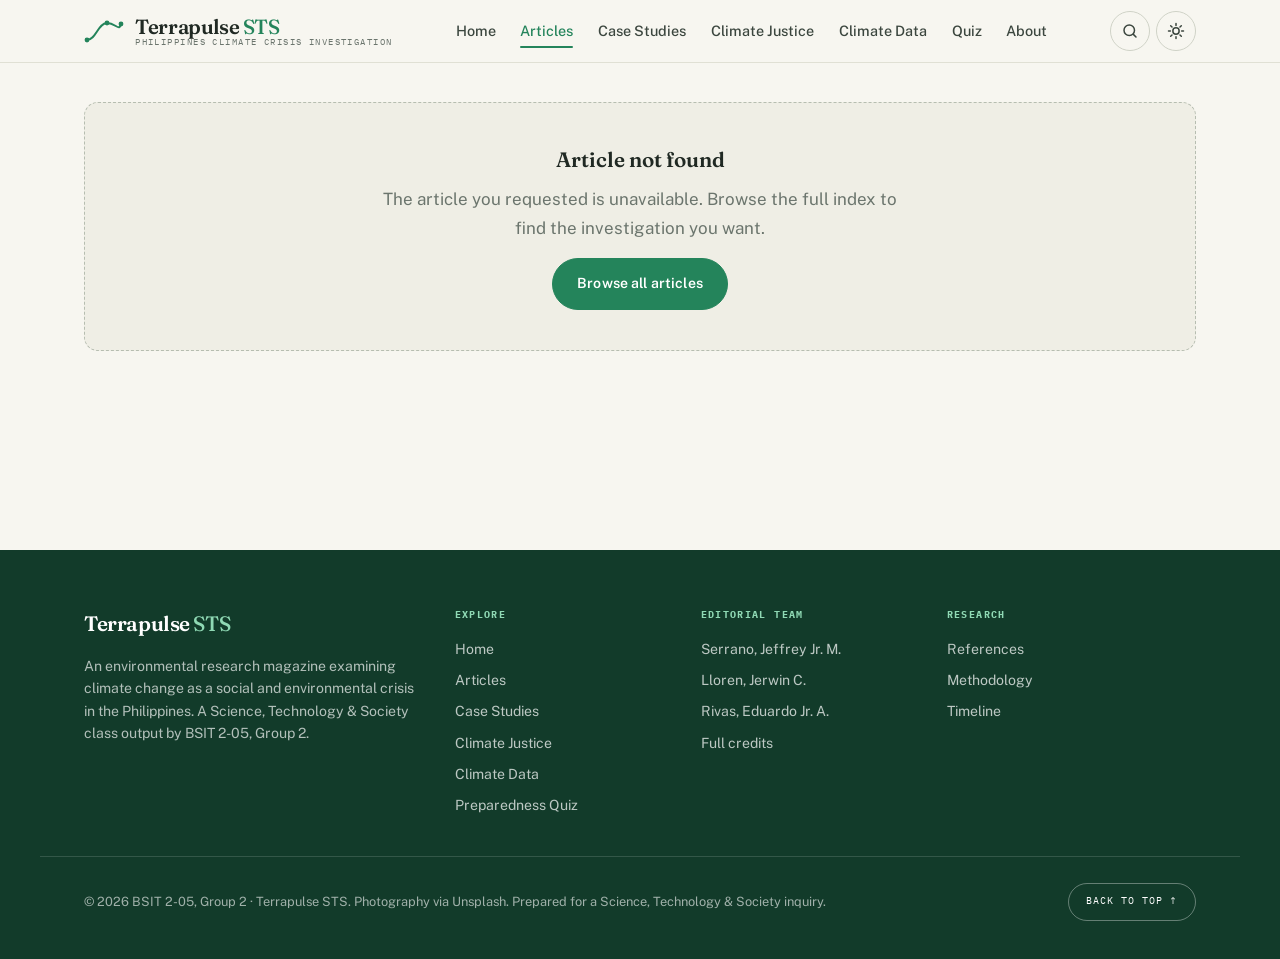
<file: article.html>
<!DOCTYPE html>
<html lang="en">
<head>
  <meta charset="UTF-8">
  <meta name="viewport" content="width=device-width, initial-scale=1.0">
  <title>Article — Terrapulse STS</title>
  <meta name="description" content="Read an investigation from the Terrapulse STS Philippines climate crisis report.">

  <script>
    (function () {
      try {
        var t = localStorage.getItem("tp-theme");
        if (!t) t = window.matchMedia("(prefers-color-scheme: dark)").matches ? "dark" : "light";
        document.documentElement.setAttribute("data-theme", t);
      } catch (e) {}
    })();
  </script>

  <link rel="preconnect" href="https://fonts.googleapis.com">
  <link rel="preconnect" href="https://fonts.gstatic.com" crossorigin>
  <link href="https://fonts.googleapis.com/css2?family=Fraunces:ital,opsz,wght@0,9..144,300..700;1,9..144,300..600&family=IBM+Plex+Mono:wght@400;500;600&family=Public+Sans:ital,wght@0,300..800;1,400..600&display=swap" rel="stylesheet">
  <link rel="stylesheet" href="css/styles.css">
</head>

<body data-page="article">

  <a class="skip-link" href="#main">Skip to content</a>

  <header class="site-head">
    <div class="progress" aria-hidden="true"><span class="progress__bar" id="progress-bar"></span></div>
    <div class="head-inner wrap">
      <a class="brand" href="index.html" aria-label="Terrapulse STS — home">
        <span class="brand__mark" aria-hidden="true">
          <svg viewBox="0 0 40 24" fill="none"><path d="M3 21C12 21 14 4 23 4s12 9 14 1" stroke="currentColor" stroke-width="2" stroke-linecap="round"/><circle cx="3" cy="21" r="2.4" fill="currentColor"/><circle cx="23" cy="4" r="2.4" fill="currentColor"/><circle cx="37" cy="5" r="2.4" fill="currentColor"/></svg>
        </span>
        <span class="brand__text">
          <span class="brand__name">Terrapulse <b>STS</b></span>
          <span class="brand__tag">Philippines Climate Crisis Investigation</span>
        </span>
      </a>

      <nav class="mainnav" aria-label="Primary">
        <a class="mainnav__link" href="index.html">Home</a>
        <a class="mainnav__link is-active" href="articles.html" aria-current="page">Articles</a>
        <a class="mainnav__link" href="case-studies.html">Case Studies</a>
        <a class="mainnav__link" href="climate-justice.html">Climate Justice</a>
        <a class="mainnav__link" href="data.html">Climate Data</a>
        <a class="mainnav__link" href="quiz.html">Quiz</a>
        <a class="mainnav__link" href="about.html">About</a>
      </nav>

      <div class="head-tools">
        <button class="icon-btn" id="search-toggle" type="button" aria-label="Search articles" aria-expanded="false" aria-controls="head-search">
          <svg viewBox="0 0 24 24" fill="none" aria-hidden="true"><circle cx="11" cy="11" r="7" stroke="currentColor" stroke-width="2"/><path d="m20 20-3.2-3.2" stroke="currentColor" stroke-width="2" stroke-linecap="round"/></svg>
        </button>
        <button class="icon-btn" id="theme-toggle" type="button" aria-label="Switch to dark mode" aria-pressed="false">
          <svg class="icon-sun" viewBox="0 0 24 24" fill="none" aria-hidden="true"><circle cx="12" cy="12" r="4.2" stroke="currentColor" stroke-width="2"/><path d="M12 2v2.5M12 19.5V22M2 12h2.5M19.5 12H22M4.9 4.9l1.8 1.8M17.3 17.3l1.8 1.8M19.1 4.9l-1.8 1.8M6.7 17.3l-1.8 1.8" stroke="currentColor" stroke-width="2" stroke-linecap="round"/></svg>
          <svg class="icon-moon" viewBox="0 0 24 24" fill="none" aria-hidden="true"><path d="M20 14.5A8 8 0 0 1 9.5 4a7 7 0 1 0 10.5 10.5Z" stroke="currentColor" stroke-width="2" stroke-linejoin="round"/></svg>
        </button>
        <button class="nav-toggle" id="mobile-menu-btn" type="button" aria-expanded="false" aria-controls="mobile-menu">
          <span class="nav-toggle__bars" aria-hidden="true"></span> Menu
        </button>
      </div>
    </div>

    <form class="head-search" id="head-search" role="search" action="articles.html" method="get" hidden>
      <div class="head-search__row">
        <label class="sr-only" for="head-search-input">Search articles</label>
        <input id="head-search-input" name="q" type="search" placeholder="Search articles, topics and keywords…" autocomplete="off">
        <button class="btn btn--solid" type="submit">Search</button>
      </div>
    </form>

    <nav class="mobile-menu" id="mobile-menu" aria-label="Sections" hidden>
      <a class="mobile-menu__link" href="index.html">Home</a>
      <a class="mobile-menu__link is-active" href="articles.html" aria-current="page">Articles</a>
      <a class="mobile-menu__link" href="case-studies.html">Case Studies</a>
      <a class="mobile-menu__link" href="climate-justice.html">Climate Justice</a>
      <a class="mobile-menu__link" href="data.html">Climate Data</a>
      <a class="mobile-menu__link" href="quiz.html">Quiz</a>
      <a class="mobile-menu__link" href="about.html">About</a>
    </nav>
  </header>

  <main id="main" class="wrap main">

    <div class="state" id="article-error" hidden>
      <h1 class="state__title">Article not found</h1>
      <p class="state__text">The article you requested is unavailable. Browse the full index to find the investigation you want.</p>
      <a class="btn btn--solid" href="articles.html">Browse all articles</a>
    </div>

    <div id="article-content" hidden>
      <nav class="crumbs" aria-label="Breadcrumb">
        <a href="index.html">Home</a><span aria-hidden="true">/</span>
        <a href="articles.html">Articles</a><span aria-hidden="true">/</span>
        <span id="article-crumb"></span>
      </nav>

      <header class="article-head">
        <p class="eyebrow"><span class="eyebrow__node" aria-hidden="true"></span><span id="article-category"></span></p>
        <h1 class="article-head__title" id="article-title"></h1>
        <p class="article-head__sub" id="article-subtitle"></p>
        <div class="article-meta">
          <span>Issue 01 &middot; 2026</span>
          <span id="article-time"></span>
          <span>BSIT 2-05, Group 2</span>
        </div>
      </header>

      <figure class="article-cover" id="article-cover"></figure>

      <div class="article-layout">
        <aside class="toc" aria-label="Table of contents">
          <p class="toc__title">On this page</p>
          <ol class="toc__list" id="article-toc"></ol>
        </aside>

        <div>
          <article class="article-body" id="article-body"></article>

          <footer class="article-foot">
            <h2 class="section__title" style="font-size:1.3rem">References</h2>
            <ol class="refs" id="article-refs"></ol>
            <a class="backlink" href="articles.html">&larr; Back to all articles</a>
          </footer>
        </div>
      </div>

      <section class="section" aria-labelledby="related-title">
        <div class="section__head">
          <p class="eyebrow"><span class="eyebrow__node" aria-hidden="true"></span>Continue reading</p>
          <h2 class="section__title" id="related-title">Related articles</h2>
        </div>
        <div class="grid grid--3" id="article-related"></div>
      </section>
    </div>

  </main>

  <footer class="site-foot">
    <div class="wrap foot-grid">
      <div class="foot-brand">
        <span class="brand__name">Terrapulse <b>STS</b></span>
        <p>An environmental research magazine examining climate change as a social and environmental crisis in the Philippines. A Science, Technology &amp; Society class output by BSIT 2-05, Group 2.</p>
      </div>
      <nav class="foot-col" aria-label="Explore">
        <h2 class="foot-col__title">Explore</h2>
        <ul>
          <li><a href="index.html">Home</a></li>
          <li><a href="articles.html">Articles</a></li>
          <li><a href="case-studies.html">Case Studies</a></li>
          <li><a href="climate-justice.html">Climate Justice</a></li>
          <li><a href="data.html">Climate Data</a></li>
          <li><a href="quiz.html">Preparedness Quiz</a></li>
        </ul>
      </nav>
      <div class="foot-col">
        <h2 class="foot-col__title">Editorial team</h2>
        <ul>
          <li>Serrano, Jeffrey Jr. M.</li>
          <li>Lloren, Jerwin C.</li>
          <li>Rivas, Eduardo Jr. A.</li>
          <li><a href="about.html">Full credits</a></li>
        </ul>
      </div>
      <div class="foot-col">
        <h2 class="foot-col__title">Research</h2>
        <ul>
          <li><a href="about.html#sources">References</a></li>
          <li><a href="about.html#method">Methodology</a></li>
          <li><a href="data.html#timeline">Timeline</a></li>
        </ul>
      </div>
    </div>
    <div class="wrap foot-base">
      <p>&copy; 2026 BSIT 2-05, Group 2 &middot; Terrapulse STS. Photography via Unsplash. Prepared for a Science, Technology &amp; Society inquiry.</p>
      <button class="to-top" id="to-top" type="button">Back to top &uarr;</button>
    </div>
  </footer>

  <script src="js/data.js"></script>
  <script src="js/script.js"></script>
</body>
</html>
</file>
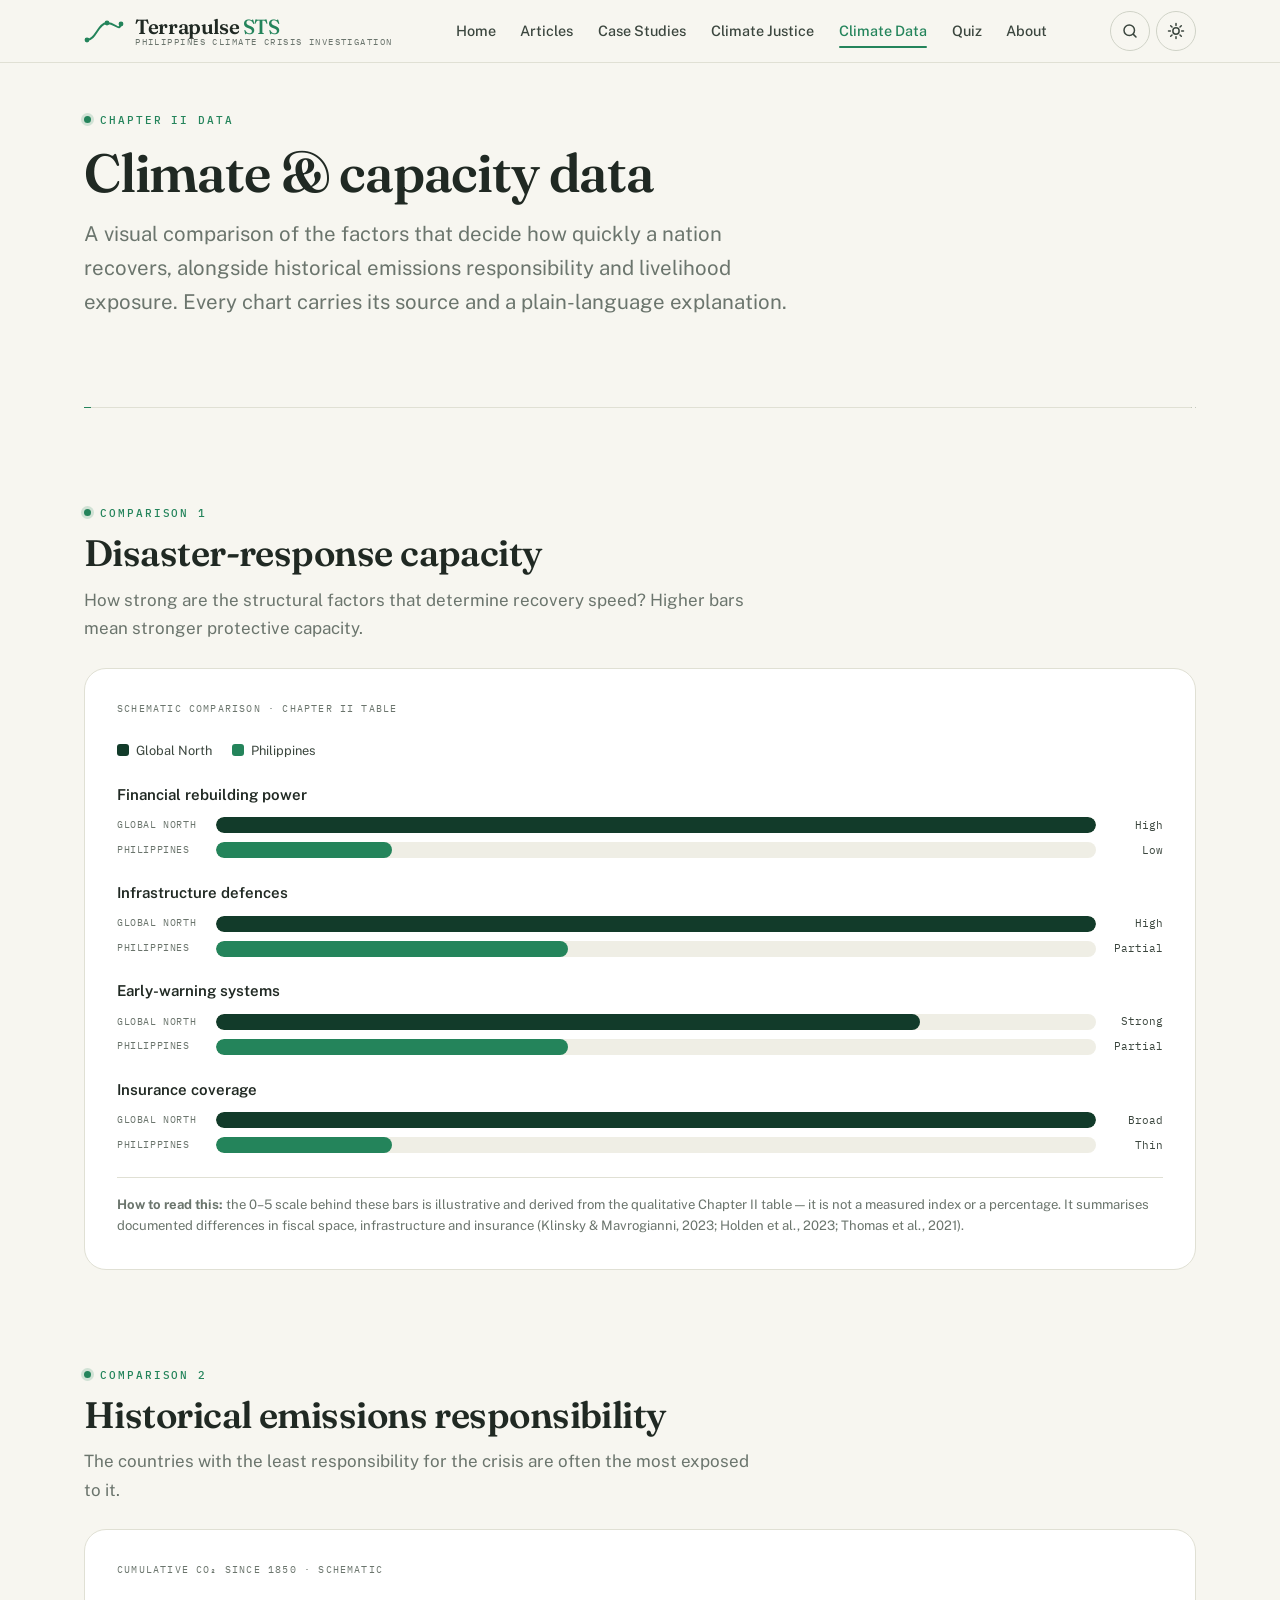
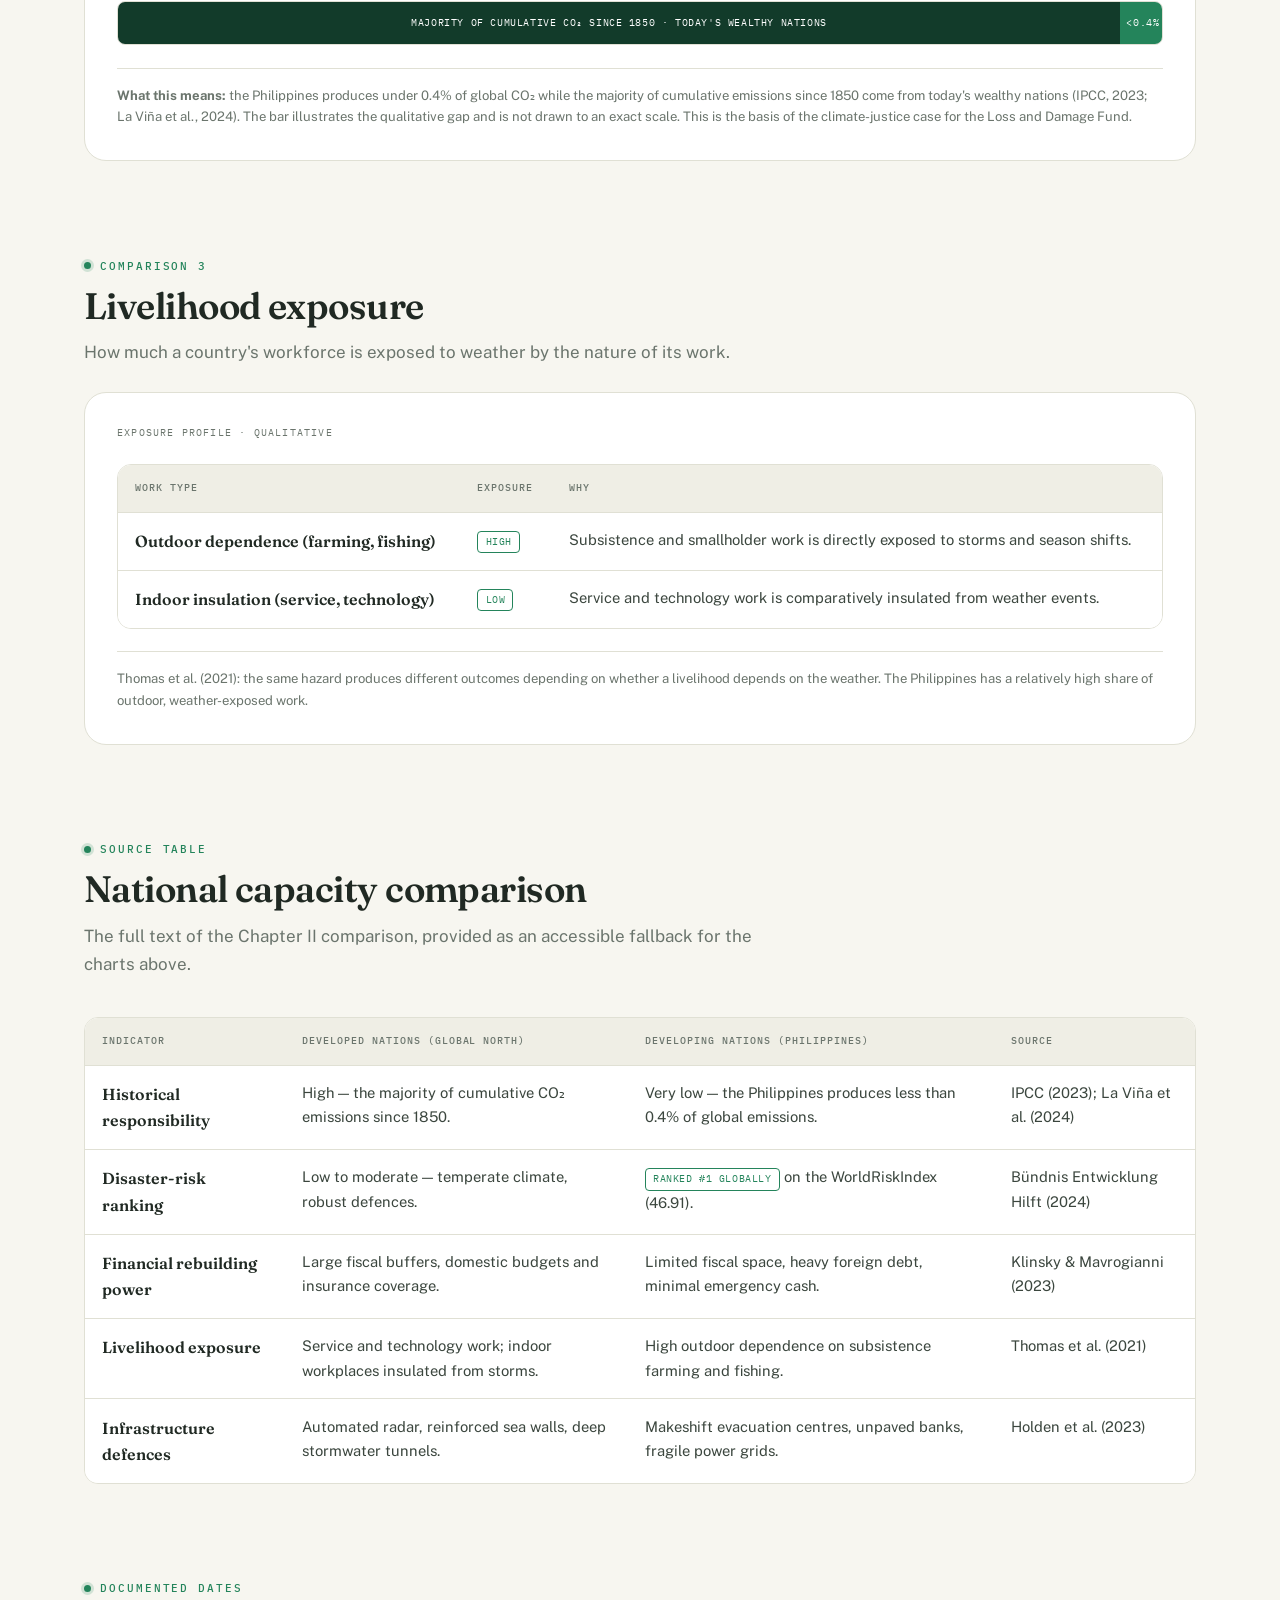
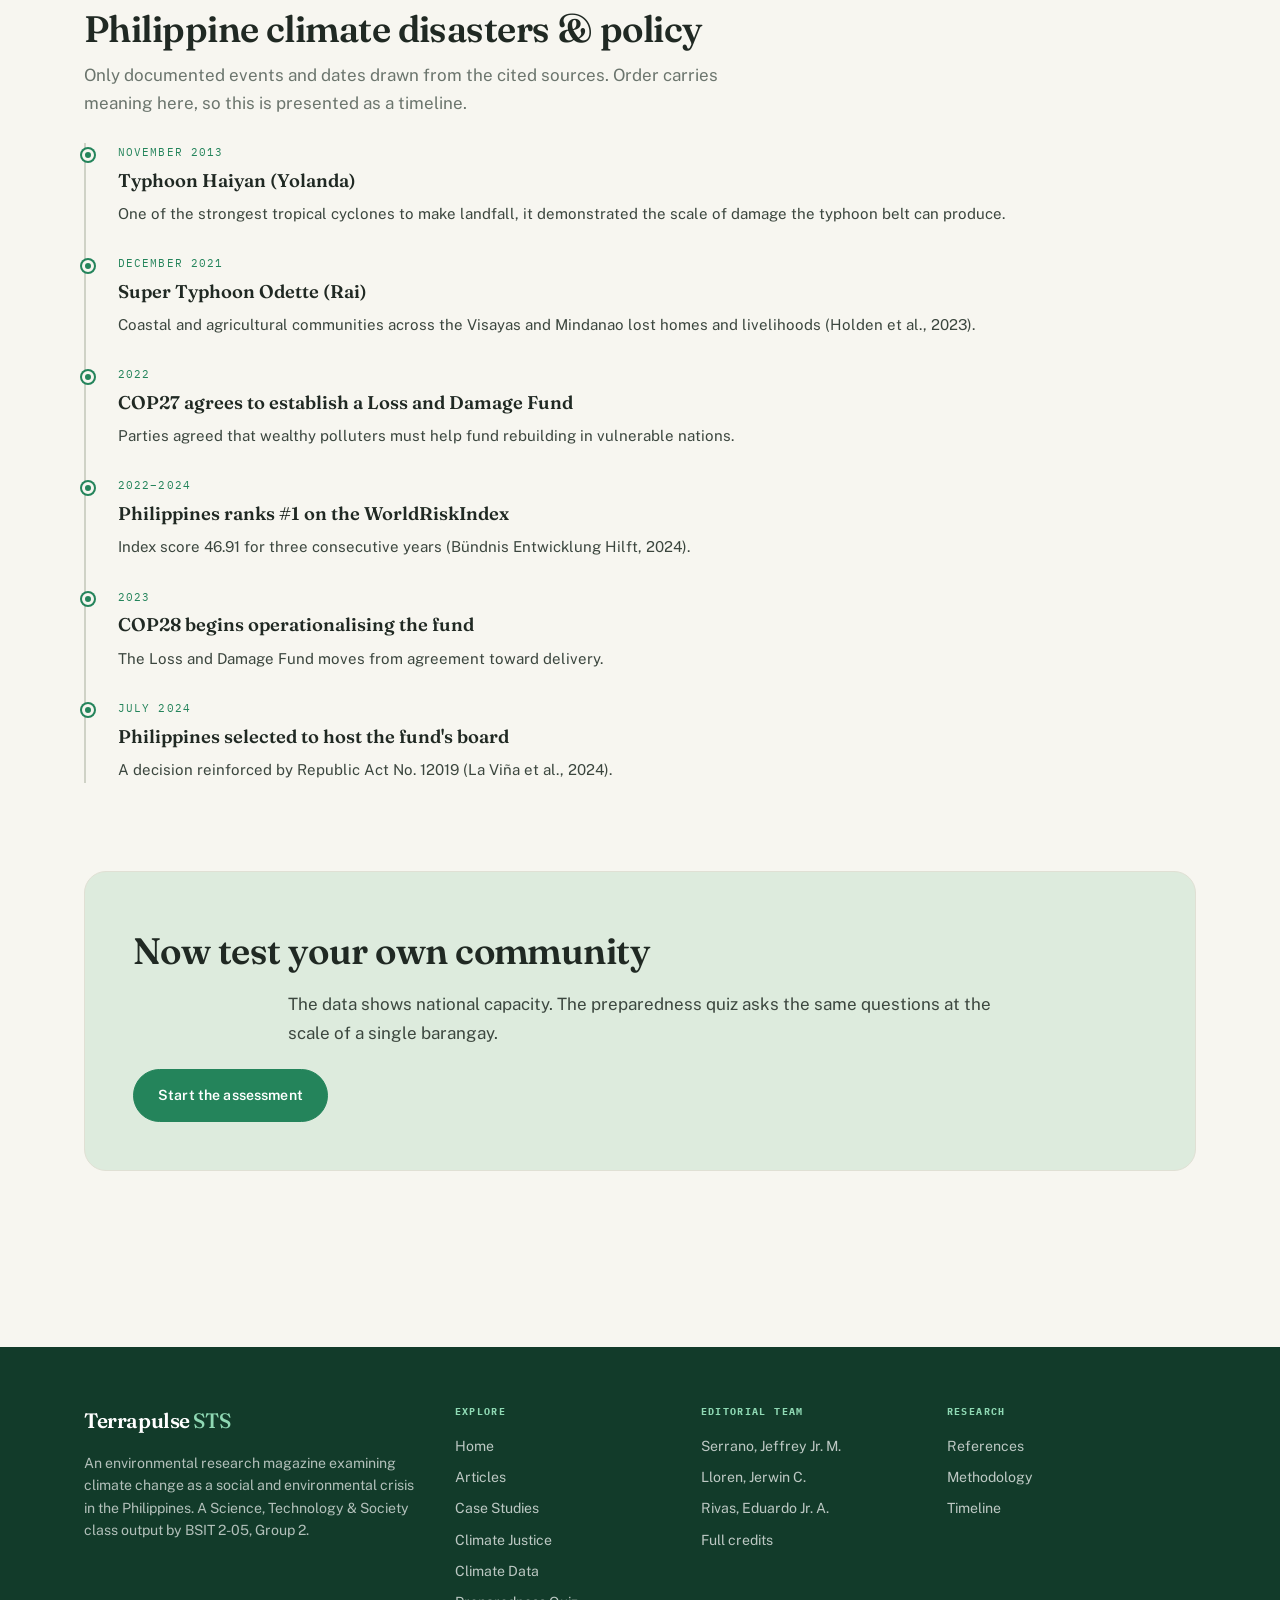
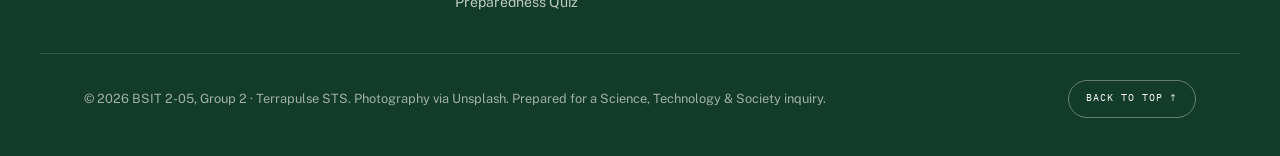
<file: data.html>
<!DOCTYPE html>
<html lang="en">
<head>
  <meta charset="UTF-8">
  <meta name="viewport" content="width=device-width, initial-scale=1.0">
  <title>Climate Data — Terrapulse STS</title>
  <meta name="description" content="Visual comparison of disaster-response capacity, historical emissions responsibility and livelihood exposure, plus a timeline of documented Philippine climate events.">

  <script>
    (function () {
      try {
        var t = localStorage.getItem("tp-theme");
        if (!t) t = window.matchMedia("(prefers-color-scheme: dark)").matches ? "dark" : "light";
        document.documentElement.setAttribute("data-theme", t);
      } catch (e) {}
    })();
  </script>

  <link rel="preconnect" href="https://fonts.googleapis.com">
  <link rel="preconnect" href="https://fonts.gstatic.com" crossorigin>
  <link href="https://fonts.googleapis.com/css2?family=Fraunces:ital,opsz,wght@0,9..144,300..700;1,9..144,300..600&family=IBM+Plex+Mono:wght@400;500;600&family=Public+Sans:ital,wght@0,300..800;1,400..600&display=swap" rel="stylesheet">
  <link rel="stylesheet" href="css/styles.css">
</head>

<body data-page="data">

  <a class="skip-link" href="#main">Skip to content</a>

  <header class="site-head">
    <div class="progress" aria-hidden="true"><span class="progress__bar" id="progress-bar"></span></div>
    <div class="head-inner wrap">
      <a class="brand" href="index.html" aria-label="Terrapulse STS — home">
        <span class="brand__mark" aria-hidden="true">
          <svg viewBox="0 0 40 24" fill="none"><path d="M3 21C12 21 14 4 23 4s12 9 14 1" stroke="currentColor" stroke-width="2" stroke-linecap="round"/><circle cx="3" cy="21" r="2.4" fill="currentColor"/><circle cx="23" cy="4" r="2.4" fill="currentColor"/><circle cx="37" cy="5" r="2.4" fill="currentColor"/></svg>
        </span>
        <span class="brand__text">
          <span class="brand__name">Terrapulse <b>STS</b></span>
          <span class="brand__tag">Philippines Climate Crisis Investigation</span>
        </span>
      </a>

      <nav class="mainnav" aria-label="Primary">
        <a class="mainnav__link" href="index.html">Home</a>
        <a class="mainnav__link" href="articles.html">Articles</a>
        <a class="mainnav__link" href="case-studies.html">Case Studies</a>
        <a class="mainnav__link" href="climate-justice.html">Climate Justice</a>
        <a class="mainnav__link is-active" href="data.html" aria-current="page">Climate Data</a>
        <a class="mainnav__link" href="quiz.html">Quiz</a>
        <a class="mainnav__link" href="about.html">About</a>
      </nav>

      <div class="head-tools">
        <button class="icon-btn" id="search-toggle" type="button" aria-label="Search articles" aria-expanded="false" aria-controls="head-search">
          <svg viewBox="0 0 24 24" fill="none" aria-hidden="true"><circle cx="11" cy="11" r="7" stroke="currentColor" stroke-width="2"/><path d="m20 20-3.2-3.2" stroke="currentColor" stroke-width="2" stroke-linecap="round"/></svg>
        </button>
        <button class="icon-btn" id="theme-toggle" type="button" aria-label="Switch to dark mode" aria-pressed="false">
          <svg class="icon-sun" viewBox="0 0 24 24" fill="none" aria-hidden="true"><circle cx="12" cy="12" r="4.2" stroke="currentColor" stroke-width="2"/><path d="M12 2v2.5M12 19.5V22M2 12h2.5M19.5 12H22M4.9 4.9l1.8 1.8M17.3 17.3l1.8 1.8M19.1 4.9l-1.8 1.8M6.7 17.3l-1.8 1.8" stroke="currentColor" stroke-width="2" stroke-linecap="round"/></svg>
          <svg class="icon-moon" viewBox="0 0 24 24" fill="none" aria-hidden="true"><path d="M20 14.5A8 8 0 0 1 9.5 4a7 7 0 1 0 10.5 10.5Z" stroke="currentColor" stroke-width="2" stroke-linejoin="round"/></svg>
        </button>
        <button class="nav-toggle" id="mobile-menu-btn" type="button" aria-expanded="false" aria-controls="mobile-menu">
          <span class="nav-toggle__bars" aria-hidden="true"></span> Menu
        </button>
      </div>
    </div>

    <form class="head-search" id="head-search" role="search" action="articles.html" method="get" hidden>
      <div class="head-search__row">
        <label class="sr-only" for="head-search-input">Search articles</label>
        <input id="head-search-input" name="q" type="search" placeholder="Search articles, topics and keywords…" autocomplete="off">
        <button class="btn btn--solid" type="submit">Search</button>
      </div>
    </form>

    <nav class="mobile-menu" id="mobile-menu" aria-label="Sections" hidden>
      <a class="mobile-menu__link" href="index.html">Home</a>
      <a class="mobile-menu__link" href="articles.html">Articles</a>
      <a class="mobile-menu__link" href="case-studies.html">Case Studies</a>
      <a class="mobile-menu__link" href="climate-justice.html">Climate Justice</a>
      <a class="mobile-menu__link is-active" href="data.html" aria-current="page">Climate Data</a>
      <a class="mobile-menu__link" href="quiz.html">Quiz</a>
      <a class="mobile-menu__link" href="about.html">About</a>
    </nav>
  </header>

  <main id="main" class="wrap main">

    <header class="pagehead">
      <p class="eyebrow"><span class="eyebrow__node" aria-hidden="true"></span>Chapter II data</p>
      <h1 class="pagehead__title">Climate &amp; capacity data</h1>
      <p class="pagehead__note">A visual comparison of the factors that decide how quickly a nation recovers, alongside historical emissions responsibility and livelihood exposure. Every chart carries its source and a plain-language explanation.</p>
    </header>

    <hr class="track-rule">

    <!-- Capacity comparison -->
    <section class="section" aria-labelledby="capacity-title">
      <div class="section__head">
        <p class="eyebrow"><span class="eyebrow__node" aria-hidden="true"></span>Comparison 1</p>
        <h2 class="section__title" id="capacity-title">Disaster-response capacity</h2>
        <p class="section__note">How strong are the structural factors that determine recovery speed? Higher bars mean stronger protective capacity.</p>
      </div>

      <div class="chart" id="capacity-chart">
        <p class="chart__caption">Schematic comparison &middot; Chapter II table</p>
        <div class="chart__legend">
          <span class="legend-key legend-key--forest">Global North</span>
          <span class="legend-key">Philippines</span>
        </div>
        <div class="barset">
          <div class="barrow">
            <p class="barrow__label">Financial rebuilding power</p>
            <div class="bar">
              <span class="bar__name">Global North</span>
              <span class="bar__track"><span class="bar__fill bar__fill--forest" data-w="100"></span></span>
              <span class="bar__val">High</span>
            </div>
            <div class="bar">
              <span class="bar__name">Philippines</span>
              <span class="bar__track"><span class="bar__fill" data-w="20"></span></span>
              <span class="bar__val">Low</span>
            </div>
          </div>
          <div class="barrow">
            <p class="barrow__label">Infrastructure defences</p>
            <div class="bar">
              <span class="bar__name">Global North</span>
              <span class="bar__track"><span class="bar__fill bar__fill--forest" data-w="100"></span></span>
              <span class="bar__val">High</span>
            </div>
            <div class="bar">
              <span class="bar__name">Philippines</span>
              <span class="bar__track"><span class="bar__fill" data-w="40"></span></span>
              <span class="bar__val">Partial</span>
            </div>
          </div>
          <div class="barrow">
            <p class="barrow__label">Early-warning systems</p>
            <div class="bar">
              <span class="bar__name">Global North</span>
              <span class="bar__track"><span class="bar__fill bar__fill--forest" data-w="80"></span></span>
              <span class="bar__val">Strong</span>
            </div>
            <div class="bar">
              <span class="bar__name">Philippines</span>
              <span class="bar__track"><span class="bar__fill" data-w="40"></span></span>
              <span class="bar__val">Partial</span>
            </div>
          </div>
          <div class="barrow">
            <p class="barrow__label">Insurance coverage</p>
            <div class="bar">
              <span class="bar__name">Global North</span>
              <span class="bar__track"><span class="bar__fill bar__fill--forest" data-w="100"></span></span>
              <span class="bar__val">Broad</span>
            </div>
            <div class="bar">
              <span class="bar__name">Philippines</span>
              <span class="bar__track"><span class="bar__fill" data-w="20"></span></span>
              <span class="bar__val">Thin</span>
            </div>
          </div>
        </div>
        <p class="chart__note"><strong>How to read this:</strong> the 0–5 scale behind these bars is illustrative and derived from the qualitative Chapter II table — it is not a measured index or a percentage. It summarises documented differences in fiscal space, infrastructure and insurance (Klinsky &amp; Mavrogianni, 2023; Holden et al., 2023; Thomas et al., 2021).</p>
      </div>
    </section>

    <!-- Emissions -->
    <section class="section" aria-labelledby="emissions-title">
      <div class="section__head">
        <p class="eyebrow"><span class="eyebrow__node" aria-hidden="true"></span>Comparison 2</p>
        <h2 class="section__title" id="emissions-title">Historical emissions responsibility</h2>
        <p class="section__note">The countries with the least responsibility for the crisis are often the most exposed to it.</p>
      </div>
      <div class="chart">
        <p class="chart__caption">Cumulative CO₂ since 1850 &middot; schematic</p>
        <div class="emissions" role="img" aria-label="Stacked bar: today's wealthy nations account for the majority of cumulative carbon-dioxide emissions since 1850; the Philippines accounts for under 0.4 percent.">
          <span class="emissions__seg emissions__seg--major">Majority of cumulative CO₂ since 1850 &middot; today's wealthy nations</span>
          <span class="emissions__seg emissions__seg--ph" title="Philippines: under 0.4%">&lt;0.4%</span>
        </div>
        <p class="chart__note"><strong>What this means:</strong> the Philippines produces under 0.4% of global CO₂ while the majority of cumulative emissions since 1850 come from today's wealthy nations (IPCC, 2023; La Viña et al., 2024). The bar illustrates the qualitative gap and is not drawn to an exact scale. This is the basis of the climate-justice case for the Loss and Damage Fund.</p>
      </div>
    </section>

    <!-- Livelihood exposure -->
    <section class="section" aria-labelledby="livelihood-title">
      <div class="section__head">
        <p class="eyebrow"><span class="eyebrow__node" aria-hidden="true"></span>Comparison 3</p>
        <h2 class="section__title" id="livelihood-title">Livelihood exposure</h2>
        <p class="section__note">How much a country's workforce is exposed to weather by the nature of its work.</p>
      </div>
      <div class="chart">
        <p class="chart__caption">Exposure profile &middot; qualitative</p>
        <div class="tablewrap" style="margin-top:0">
          <table class="datatable">
            <caption class="sr-only">Livelihood exposure by type of work, with a qualitative level and source.</caption>
            <thead>
              <tr><th scope="col">Work type</th><th scope="col">Exposure</th><th scope="col">Why</th></tr>
            </thead>
            <tbody>
              <tr>
                <th scope="row">Outdoor dependence (farming, fishing)</th>
                <td><span class="tag-flag">High</span></td>
                <td>Subsistence and smallholder work is directly exposed to storms and season shifts.</td>
              </tr>
              <tr>
                <th scope="row">Indoor insulation (service, technology)</th>
                <td><span class="tag-flag">Low</span></td>
                <td>Service and technology work is comparatively insulated from weather events.</td>
              </tr>
            </tbody>
          </table>
        </div>
        <p class="chart__note">Thomas et al. (2021): the same hazard produces different outcomes depending on whether a livelihood depends on the weather. The Philippines has a relatively high share of outdoor, weather-exposed work.</p>
      </div>
    </section>

    <!-- Accessible table -->
    <section class="section" aria-labelledby="table-title">
      <div class="section__head">
        <p class="eyebrow"><span class="eyebrow__node" aria-hidden="true"></span>Source table</p>
        <h2 class="section__title" id="table-title">National capacity comparison</h2>
        <p class="section__note">The full text of the Chapter II comparison, provided as an accessible fallback for the charts above.</p>
      </div>
      <div class="tablewrap">
        <table class="datatable">
          <caption class="sr-only">Comparison of national capacities between developed nations and developing nations.</caption>
          <thead>
            <tr>
              <th scope="col">Indicator</th>
              <th scope="col">Developed nations (Global North)</th>
              <th scope="col">Developing nations (Philippines)</th>
              <th scope="col">Source</th>
            </tr>
          </thead>
          <tbody>
            <tr>
              <th scope="row">Historical responsibility</th>
              <td>High — the majority of cumulative CO₂ emissions since 1850.</td>
              <td>Very low — the Philippines produces less than 0.4% of global emissions.</td>
              <td>IPCC (2023); La Viña et al. (2024)</td>
            </tr>
            <tr>
              <th scope="row">Disaster-risk ranking</th>
              <td>Low to moderate — temperate climate, robust defences.</td>
              <td><span class="tag-flag">Ranked #1 globally</span> on the WorldRiskIndex (46.91).</td>
              <td>Bündnis Entwicklung Hilft (2024)</td>
            </tr>
            <tr>
              <th scope="row">Financial rebuilding power</th>
              <td>Large fiscal buffers, domestic budgets and insurance coverage.</td>
              <td>Limited fiscal space, heavy foreign debt, minimal emergency cash.</td>
              <td>Klinsky &amp; Mavrogianni (2023)</td>
            </tr>
            <tr>
              <th scope="row">Livelihood exposure</th>
              <td>Service and technology work; indoor workplaces insulated from storms.</td>
              <td>High outdoor dependence on subsistence farming and fishing.</td>
              <td>Thomas et al. (2021)</td>
            </tr>
            <tr>
              <th scope="row">Infrastructure defences</th>
              <td>Automated radar, reinforced sea walls, deep stormwater tunnels.</td>
              <td>Makeshift evacuation centres, unpaved banks, fragile power grids.</td>
              <td>Holden et al. (2023)</td>
            </tr>
          </tbody>
        </table>
      </div>
    </section>

    <!-- Timeline -->
    <section class="section" aria-labelledby="timeline-title" id="timeline-section">
      <div class="section__head">
        <p class="eyebrow"><span class="eyebrow__node" aria-hidden="true"></span>Documented dates</p>
        <h2 class="section__title" id="timeline-title">Philippine climate disasters &amp; policy</h2>
        <p class="section__note">Only documented events and dates drawn from the cited sources. Order carries meaning here, so this is presented as a timeline.</p>
      </div>
      <ol class="timeline" id="timeline"></ol>
      <noscript><p class="chart__note">The timeline requires JavaScript to render. It lists, in order: Typhoon Haiyan (November 2013); Super Typhoon Odette (December 2021); COP27 Loss and Damage agreement (2022); Philippines ranked #1 on the WorldRiskIndex (2022–2024); COP28 operationalising the fund (2023); Philippines selected to host the fund's board (July 2024).</p></noscript>
    </section>

    <section class="band reveal" aria-labelledby="data-next">
      <h2 class="band__title" id="data-next">Now test your own community</h2>
      <p class="band__text">The data shows national capacity. The preparedness quiz asks the same questions at the scale of a single barangay.</p>
      <a class="btn btn--solid" href="quiz.html">Start the assessment</a>
    </section>

  </main>

  <footer class="site-foot">
    <div class="wrap foot-grid">
      <div class="foot-brand">
        <span class="brand__name">Terrapulse <b>STS</b></span>
        <p>An environmental research magazine examining climate change as a social and environmental crisis in the Philippines. A Science, Technology &amp; Society class output by BSIT 2-05, Group 2.</p>
      </div>
      <nav class="foot-col" aria-label="Explore">
        <h2 class="foot-col__title">Explore</h2>
        <ul>
          <li><a href="index.html">Home</a></li>
          <li><a href="articles.html">Articles</a></li>
          <li><a href="case-studies.html">Case Studies</a></li>
          <li><a href="climate-justice.html">Climate Justice</a></li>
          <li><a href="data.html">Climate Data</a></li>
          <li><a href="quiz.html">Preparedness Quiz</a></li>
        </ul>
      </nav>
      <div class="foot-col">
        <h2 class="foot-col__title">Editorial team</h2>
        <ul>
          <li>Serrano, Jeffrey Jr. M.</li>
          <li>Lloren, Jerwin C.</li>
          <li>Rivas, Eduardo Jr. A.</li>
          <li><a href="about.html">Full credits</a></li>
        </ul>
      </div>
      <div class="foot-col">
        <h2 class="foot-col__title">Research</h2>
        <ul>
          <li><a href="about.html#sources">References</a></li>
          <li><a href="about.html#method">Methodology</a></li>
          <li><a href="data.html#timeline">Timeline</a></li>
        </ul>
      </div>
    </div>
    <div class="wrap foot-base">
      <p>&copy; 2026 BSIT 2-05, Group 2 &middot; Terrapulse STS. Photography via Unsplash. Prepared for a Science, Technology &amp; Society inquiry.</p>
      <button class="to-top" id="to-top" type="button">Back to top &uarr;</button>
    </div>
  </footer>

  <script src="js/data.js"></script>
  <script src="js/script.js"></script>
</body>
</html>
</file>
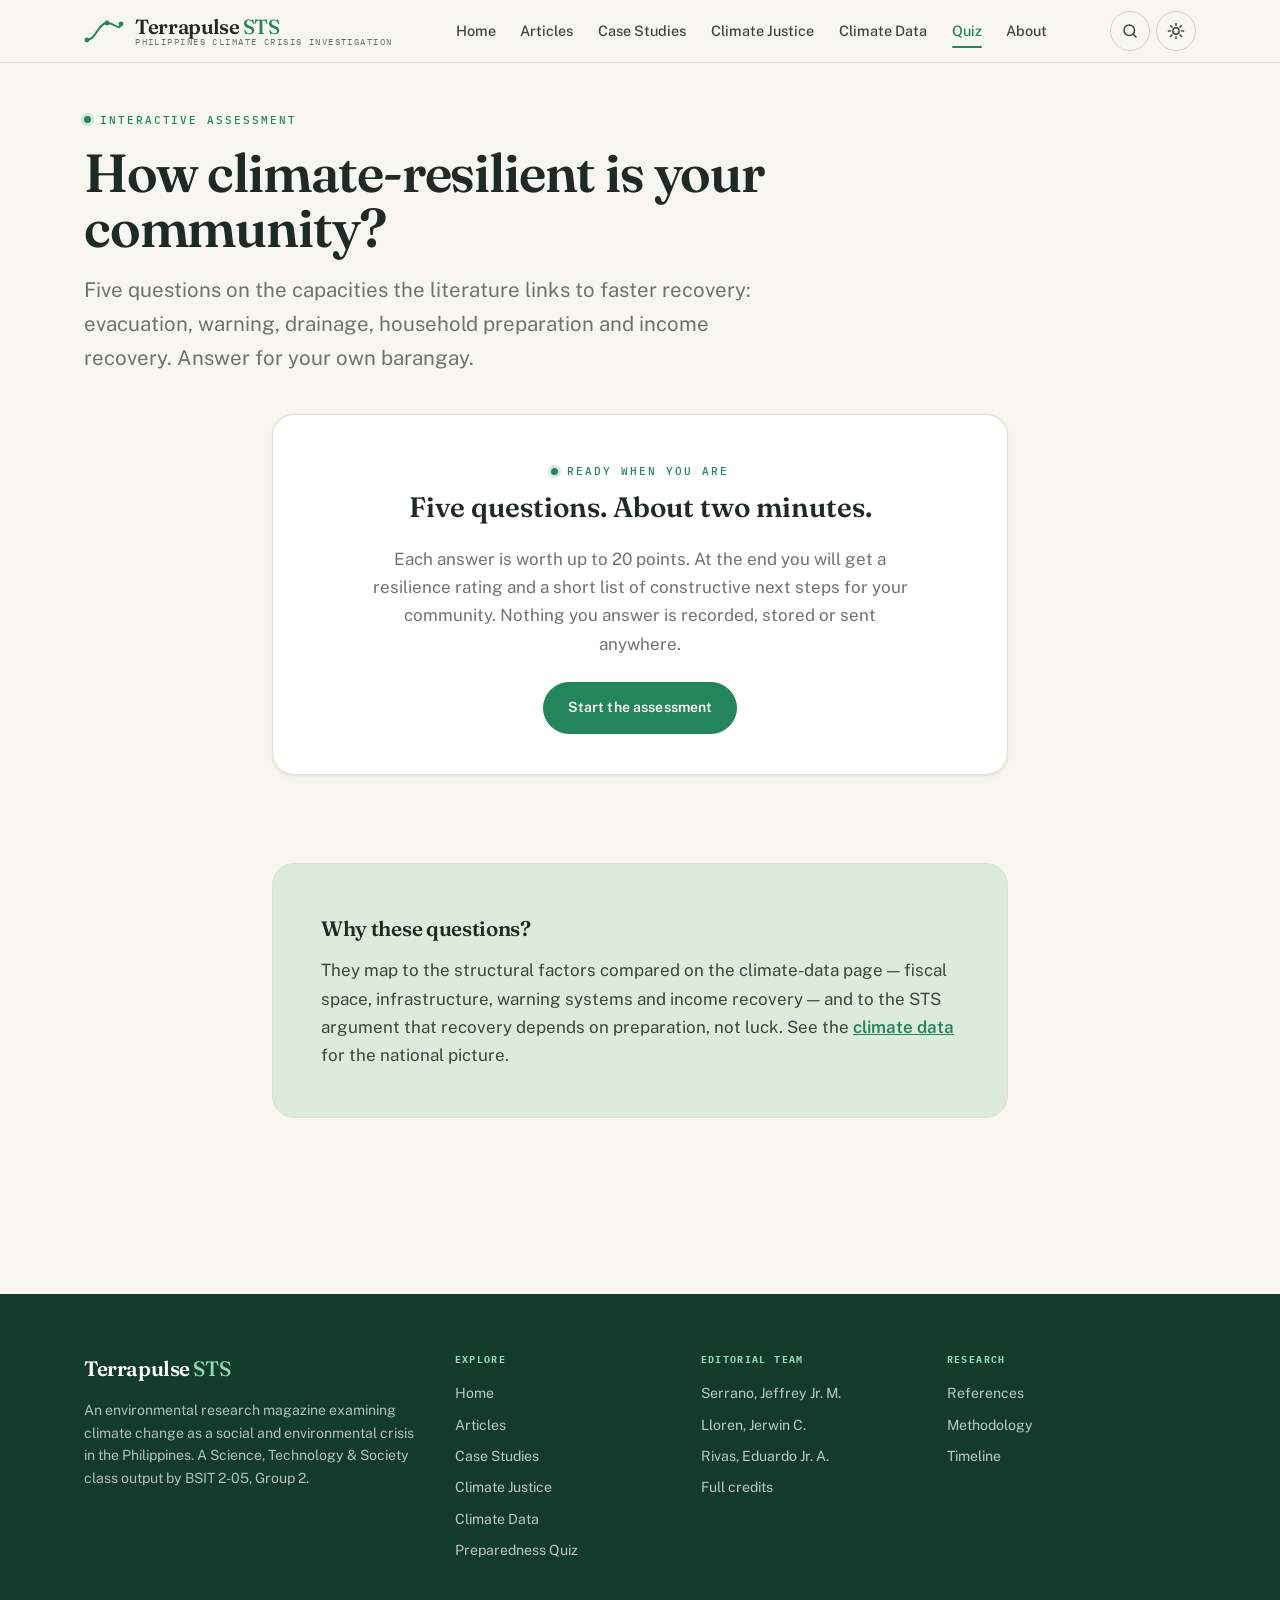
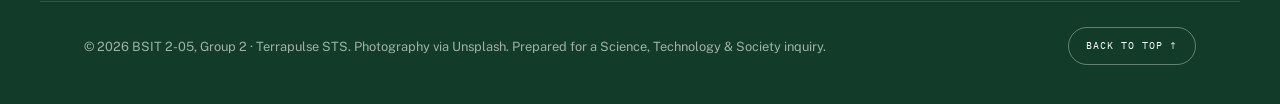
<file: quiz.html>
<!DOCTYPE html>
<html lang="en">
<head>
  <meta charset="UTF-8">
  <meta name="viewport" content="width=device-width, initial-scale=1.0">
  <title>Preparedness Quiz — Terrapulse STS</title>
  <meta name="description" content="A five-question self-assessment: how climate-resilient is your community? Nothing is recorded or sent anywhere.">

  <script>
    (function () {
      try {
        var t = localStorage.getItem("tp-theme");
        if (!t) t = window.matchMedia("(prefers-color-scheme: dark)").matches ? "dark" : "light";
        document.documentElement.setAttribute("data-theme", t);
      } catch (e) {}
    })();
  </script>

  <link rel="preconnect" href="https://fonts.googleapis.com">
  <link rel="preconnect" href="https://fonts.gstatic.com" crossorigin>
  <link href="https://fonts.googleapis.com/css2?family=Fraunces:ital,opsz,wght@0,9..144,300..700;1,9..144,300..600&family=IBM+Plex+Mono:wght@400;500;600&family=Public+Sans:ital,wght@0,300..800;1,400..600&display=swap" rel="stylesheet">
  <link rel="stylesheet" href="css/styles.css">
</head>

<body data-page="quiz">

  <a class="skip-link" href="#main">Skip to content</a>

  <header class="site-head">
    <div class="progress" aria-hidden="true"><span class="progress__bar" id="progress-bar"></span></div>
    <div class="head-inner wrap">
      <a class="brand" href="index.html" aria-label="Terrapulse STS — home">
        <span class="brand__mark" aria-hidden="true">
          <svg viewBox="0 0 40 24" fill="none"><path d="M3 21C12 21 14 4 23 4s12 9 14 1" stroke="currentColor" stroke-width="2" stroke-linecap="round"/><circle cx="3" cy="21" r="2.4" fill="currentColor"/><circle cx="23" cy="4" r="2.4" fill="currentColor"/><circle cx="37" cy="5" r="2.4" fill="currentColor"/></svg>
        </span>
        <span class="brand__text">
          <span class="brand__name">Terrapulse <b>STS</b></span>
          <span class="brand__tag">Philippines Climate Crisis Investigation</span>
        </span>
      </a>

      <nav class="mainnav" aria-label="Primary">
        <a class="mainnav__link" href="index.html">Home</a>
        <a class="mainnav__link" href="articles.html">Articles</a>
        <a class="mainnav__link" href="case-studies.html">Case Studies</a>
        <a class="mainnav__link" href="climate-justice.html">Climate Justice</a>
        <a class="mainnav__link" href="data.html">Climate Data</a>
        <a class="mainnav__link is-active" href="quiz.html" aria-current="page">Quiz</a>
        <a class="mainnav__link" href="about.html">About</a>
      </nav>

      <div class="head-tools">
        <button class="icon-btn" id="search-toggle" type="button" aria-label="Search articles" aria-expanded="false" aria-controls="head-search">
          <svg viewBox="0 0 24 24" fill="none" aria-hidden="true"><circle cx="11" cy="11" r="7" stroke="currentColor" stroke-width="2"/><path d="m20 20-3.2-3.2" stroke="currentColor" stroke-width="2" stroke-linecap="round"/></svg>
        </button>
        <button class="icon-btn" id="theme-toggle" type="button" aria-label="Switch to dark mode" aria-pressed="false">
          <svg class="icon-sun" viewBox="0 0 24 24" fill="none" aria-hidden="true"><circle cx="12" cy="12" r="4.2" stroke="currentColor" stroke-width="2"/><path d="M12 2v2.5M12 19.5V22M2 12h2.5M19.5 12H22M4.9 4.9l1.8 1.8M17.3 17.3l1.8 1.8M19.1 4.9l-1.8 1.8M6.7 17.3l-1.8 1.8" stroke="currentColor" stroke-width="2" stroke-linecap="round"/></svg>
          <svg class="icon-moon" viewBox="0 0 24 24" fill="none" aria-hidden="true"><path d="M20 14.5A8 8 0 0 1 9.5 4a7 7 0 1 0 10.5 10.5Z" stroke="currentColor" stroke-width="2" stroke-linejoin="round"/></svg>
        </button>
        <button class="nav-toggle" id="mobile-menu-btn" type="button" aria-expanded="false" aria-controls="mobile-menu">
          <span class="nav-toggle__bars" aria-hidden="true"></span> Menu
        </button>
      </div>
    </div>

    <form class="head-search" id="head-search" role="search" action="articles.html" method="get" hidden>
      <div class="head-search__row">
        <label class="sr-only" for="head-search-input">Search articles</label>
        <input id="head-search-input" name="q" type="search" placeholder="Search articles, topics and keywords…" autocomplete="off">
        <button class="btn btn--solid" type="submit">Search</button>
      </div>
    </form>

    <nav class="mobile-menu" id="mobile-menu" aria-label="Sections" hidden>
      <a class="mobile-menu__link" href="index.html">Home</a>
      <a class="mobile-menu__link" href="articles.html">Articles</a>
      <a class="mobile-menu__link" href="case-studies.html">Case Studies</a>
      <a class="mobile-menu__link" href="climate-justice.html">Climate Justice</a>
      <a class="mobile-menu__link" href="data.html">Climate Data</a>
      <a class="mobile-menu__link is-active" href="quiz.html" aria-current="page">Quiz</a>
      <a class="mobile-menu__link" href="about.html">About</a>
    </nav>
  </header>

  <main id="main" class="wrap main">

    <header class="pagehead">
      <p class="eyebrow"><span class="eyebrow__node" aria-hidden="true"></span>Interactive assessment</p>
      <h1 class="pagehead__title">How climate-resilient is your community?</h1>
      <p class="pagehead__note">Five questions on the capacities the literature links to faster recovery: evacuation, warning, drainage, household preparation and income recovery. Answer for your own barangay.</p>
    </header>

    <div class="quiz" id="quiz">
      <!-- Start -->
      <div id="quiz-start" style="text-align:center">
        <p class="eyebrow" style="justify-content:center"><span class="eyebrow__node" aria-hidden="true"></span>Ready when you are</p>
        <h2 class="quiz__question">Five questions. About two minutes.</h2>
        <p style="max-width:34rem;margin:0 auto 1.5rem;color:var(--muted)">Each answer is worth up to 20 points. At the end you will get a resilience rating and a short list of constructive next steps for your community. Nothing you answer is recorded, stored or sent anywhere.</p>
        <button class="btn btn--solid" id="quiz-start-btn" type="button">Start the assessment</button>
      </div>

      <!-- Play -->
      <div id="quiz-play" hidden>
        <div class="quiz__meta">
          <span id="quiz-progress-text">Question 1 of 5</span>
          <span class="quiz__score">Score <b id="quiz-score">0</b></span>
        </div>
        <div class="quiz__track" aria-hidden="true"><span class="quiz__fill" id="quiz-fill"></span></div>
        <h2 class="quiz__question" id="quiz-question"></h2>
        <div class="quiz__options" id="quiz-options"></div>
      </div>

      <!-- Result -->
      <div class="quiz__result" id="quiz-result" hidden>
        <p class="result-score" id="result-score">0 / 100</p>
        <span class="result-badge"><span aria-hidden="true">◆</span> Assessment complete</span>
        <h2 class="result-title" id="result-title"></h2>
        <p class="result-desc" id="result-desc"></p>
        <div class="result-recs" id="result-recs"></div>
        <button class="btn btn--solid" id="quiz-restart-btn" type="button">Retake the test</button>
      </div>
    </div>

    <section class="band reveal" aria-labelledby="quiz-next" style="max-width:46rem;margin-left:auto;margin-right:auto">
      <h2 class="band__title" id="quiz-next" style="font-size:1.3rem">Why these questions?</h2>
      <p class="band__text" style="margin-left:0;margin-bottom:0">They map to the structural factors compared on the climate-data page — fiscal space, infrastructure, warning systems and income recovery — and to the STS argument that recovery depends on preparation, not luck. See the <a href="data.html" style="color:var(--emerald);font-weight:600">climate data</a> for the national picture.</p>
    </section>

  </main>

  <footer class="site-foot">
    <div class="wrap foot-grid">
      <div class="foot-brand">
        <span class="brand__name">Terrapulse <b>STS</b></span>
        <p>An environmental research magazine examining climate change as a social and environmental crisis in the Philippines. A Science, Technology &amp; Society class output by BSIT 2-05, Group 2.</p>
      </div>
      <nav class="foot-col" aria-label="Explore">
        <h2 class="foot-col__title">Explore</h2>
        <ul>
          <li><a href="index.html">Home</a></li>
          <li><a href="articles.html">Articles</a></li>
          <li><a href="case-studies.html">Case Studies</a></li>
          <li><a href="climate-justice.html">Climate Justice</a></li>
          <li><a href="data.html">Climate Data</a></li>
          <li><a href="quiz.html">Preparedness Quiz</a></li>
        </ul>
      </nav>
      <div class="foot-col">
        <h2 class="foot-col__title">Editorial team</h2>
        <ul>
          <li>Serrano, Jeffrey Jr. M.</li>
          <li>Lloren, Jerwin C.</li>
          <li>Rivas, Eduardo Jr. A.</li>
          <li><a href="about.html">Full credits</a></li>
        </ul>
      </div>
      <div class="foot-col">
        <h2 class="foot-col__title">Research</h2>
        <ul>
          <li><a href="about.html#sources">References</a></li>
          <li><a href="about.html#method">Methodology</a></li>
          <li><a href="data.html#timeline">Timeline</a></li>
        </ul>
      </div>
    </div>
    <div class="wrap foot-base">
      <p>&copy; 2026 BSIT 2-05, Group 2 &middot; Terrapulse STS. Photography via Unsplash. Prepared for a Science, Technology &amp; Society inquiry.</p>
      <button class="to-top" id="to-top" type="button">Back to top &uarr;</button>
    </div>
  </footer>

  <script src="js/data.js"></script>
  <script src="js/script.js"></script>
</body>
</html>
</file>
<file: css/styles.css>
/* ============================================================
   TERRAPULSE STS — Design System
   An environmental research magazine for the Philippine
   climate crisis investigation.

   Palette : deep forest #123B2A · emerald #24845B · paper #F7F6F0
             charcoal #202923 · muted #6B756D · mist #DDEBDD
   Type    : Fraunces (display) · Public Sans (text) · IBM Plex Mono (data)
   Signature: the typhoon track — a curved path with position
              nodes, used as brand mark, section rule and divider.
   ============================================================ */

/* ---------- Tokens ---------- */
:root {
  /* Colour */
  --forest: #123b2a;
  --forest-2: #1c5138;
  --emerald: #24845b;
  --emerald-2: #1f7050;
  --paper: #f7f6f0;
  --paper-2: #efeee5;
  --white: #ffffff;
  --ink: #202923;
  --ink-2: #3b463e;
  --muted: #6b756d;
  --mist: #ddebdd;
  --mist-2: #cbe2cd;

  /* Hairlines derived from the palette */
  --rule: #e0e0d4;
  --rule-2: #cfd2c6;
  --rule-strong: #b6bdb0;

  /* Type */
  --font-display: "Fraunces", "Iowan Old Style", Georgia, serif;
  --font-text: "Public Sans", -apple-system, "Segoe UI", Roboto, sans-serif;
  --font-mono: "IBM Plex Mono", ui-monospace, "SFMono-Regular", Menlo, monospace;

  /* Fluid type scale */
  --fs-hero: clamp(2.5rem, 6vw, 4.35rem);
  --fs-h1: clamp(2.05rem, 4.6vw, 3.35rem);
  --fs-h2: clamp(1.55rem, 3vw, 2.3rem);
  --fs-h3: clamp(1.2rem, 1.9vw, 1.5rem);
  --fs-lead: clamp(1.12rem, 1.6vw, 1.4rem);
  --fs-body: 1.0625rem;

  /* Spacing */
  --sp-2xs: 0.4rem;
  --sp-xs: 0.7rem;
  --sp-sm: 1rem;
  --sp-md: 1.6rem;
  --sp-lg: 2.4rem;
  --sp-xl: 3.6rem;
  --sp-2xl: clamp(3rem, 7vw, 5.5rem);

  /* Shape */
  --radius-sm: 8px;
  --radius: 14px;
  --radius-lg: 22px;
  --shadow-sm: 0 1px 2px rgba(18, 59, 42, 0.05), 0 2px 8px rgba(18, 59, 42, 0.05);
  --shadow: 0 2px 6px rgba(18, 59, 42, 0.06), 0 14px 34px -18px rgba(18, 59, 42, 0.28);

  --maxw: 1200px;
  --ease: cubic-bezier(0.2, 0.7, 0.2, 1);
  color-scheme: light;
}

/* ---------- Dark theme ---------- */
html[data-theme="dark"] {
  --forest: #07120c;
  --forest-2: #123023;
  --emerald: #4fb585;
  --emerald-2: #3f9e72;
  --paper: #0e1712;
  --paper-2: #15221a;
  --white: #16221b;
  --ink: #eef3ee;
  --ink-2: #c4cec6;
  --muted: #8d9a90;
  --mist: #1b3325;
  --mist-2: #234232;
  --rule: #26332b;
  --rule-2: #33433a;
  --rule-strong: #405148;
  --shadow-sm: 0 1px 2px rgba(0, 0, 0, 0.4);
  --shadow: 0 2px 6px rgba(0, 0, 0, 0.4), 0 18px 40px -20px rgba(0, 0, 0, 0.7);
  color-scheme: dark;
}

/* ---------- Reset / base ---------- */
*,
*::before,
*::after {
  box-sizing: border-box;
}

html {
  -webkit-text-size-adjust: 100%;
  scroll-behavior: smooth;
}

body {
  margin: 0;
  background: var(--paper);
  color: var(--ink);
  font-family: var(--font-text);
  font-size: var(--fs-body);
  line-height: 1.66;
  -webkit-font-smoothing: antialiased;
  -moz-osx-font-smoothing: grayscale;
  text-rendering: optimizeLegibility;
  transition: background-color 0.3s var(--ease), color 0.3s var(--ease);
}

body.no-scroll {
  overflow: hidden;
}

img,
svg {
  max-width: 100%;
  display: block;
}

img {
  height: auto;
}

a {
  color: inherit;
}

button {
  font: inherit;
  color: inherit;
}

::selection {
  background: rgba(36, 132, 91, 0.22);
}

:focus-visible {
  outline: 2px solid var(--emerald);
  outline-offset: 3px;
  border-radius: 2px;
}

.hidden,
[hidden] {
  display: none !important;
}

.sr-only {
  position: absolute;
  width: 1px;
  height: 1px;
  padding: 0;
  margin: -1px;
  overflow: hidden;
  clip: rect(0, 0, 0, 0);
  white-space: nowrap;
  border: 0;
}

/* ---------- Layout ---------- */
.wrap {
  width: 100%;
  max-width: var(--maxw);
  margin: 0 auto;
  padding-left: clamp(1.15rem, 4vw, 2.75rem);
  padding-right: clamp(1.15rem, 4vw, 2.75rem);
}

.main {
  min-height: 40vh;
  padding-bottom: var(--sp-2xl);
}

.stack > * + * {
  margin-top: var(--sp-md);
}

/* ---------- Skip link ---------- */
.skip-link {
  position: absolute;
  left: 1rem;
  top: -3.2rem;
  z-index: 200;
  padding: 0.65rem 1.1rem;
  background: var(--forest);
  color: #fff;
  border-radius: var(--radius-sm);
  font-family: var(--font-mono);
  font-size: 0.72rem;
  letter-spacing: 0.08em;
  text-transform: uppercase;
  text-decoration: none;
  transition: top 0.18s var(--ease);
}
.skip-link:focus {
  top: 1rem;
}

/* ---------- Shared editorial primitives ---------- */
.eyebrow {
  display: inline-flex;
  align-items: center;
  gap: 0.55rem;
  margin: 0 0 var(--sp-xs);
  font-family: var(--font-mono);
  font-size: 0.68rem;
  font-weight: 500;
  letter-spacing: 0.18em;
  text-transform: uppercase;
  color: var(--emerald);
}
.eyebrow__node {
  flex: none;
  width: 7px;
  height: 7px;
  border-radius: 50%;
  background: var(--emerald);
  box-shadow: 0 0 0 3px color-mix(in srgb, var(--emerald) 18%, transparent);
}

.kicker {
  margin: 0 0 0.7rem;
  font-family: var(--font-mono);
  font-size: 0.68rem;
  letter-spacing: 0.14em;
  text-transform: uppercase;
  color: var(--emerald);
}

/* Section + section head */
.section {
  margin-top: var(--sp-2xl);
}
.section--tight {
  margin-top: var(--sp-xl);
}
.section__head {
  max-width: 46rem;
  margin-bottom: var(--sp-md);
}
.section__head--row {
  display: flex;
  flex-wrap: wrap;
  align-items: flex-end;
  justify-content: space-between;
  gap: var(--sp-sm) var(--sp-md);
  max-width: none;
}
.section__title {
  margin: 0;
  font-family: var(--font-display);
  font-weight: 600;
  font-size: var(--fs-h2);
  line-height: 1.08;
  letter-spacing: -0.015em;
}
.section__note {
  margin: 0.8rem 0 0;
  max-width: 42rem;
  color: var(--muted);
}

/* The storm-track rule: a hairline with a position node. */
.track-rule {
  position: relative;
  margin-top: var(--sp-2xl);
  height: 1px;
  border: 0;
  background: var(--rule);
}
.track-rule::before {
  content: "";
  position: absolute;
  left: 0;
  top: -3px;
  width: 7px;
  height: 7px;
  border-radius: 50%;
  background: var(--emerald);
}
.track-rule::after {
  content: "";
  position: absolute;
  right: 0;
  top: -2px;
  width: 5px;
  height: 5px;
  border-radius: 50%;
  border: 1px solid var(--rule-strong);
  background: var(--paper);
}

/* Buttons */
.btn {
  display: inline-flex;
  align-items: center;
  gap: 0.55rem;
  padding: 0.85rem 1.5rem;
  border: 1px solid transparent;
  border-radius: 999px;
  font-family: var(--font-text);
  font-size: 0.88rem;
  font-weight: 600;
  letter-spacing: 0.01em;
  text-decoration: none;
  cursor: pointer;
  transition: background-color 0.18s var(--ease), color 0.18s var(--ease),
    border-color 0.18s var(--ease), transform 0.18s var(--ease);
}
.btn:active {
  transform: translateY(1px);
}
.btn--solid {
  background: var(--emerald);
  border-color: var(--emerald);
  color: #fff;
}
.btn--solid:hover {
  background: var(--emerald-2);
  border-color: var(--emerald-2);
}
.btn--forest {
  background: var(--forest);
  border-color: var(--forest);
  color: #fff;
}
.btn--forest:hover {
  background: var(--forest-2);
  border-color: var(--forest-2);
}
.btn--line {
  background: transparent;
  border-color: var(--rule-strong);
  color: var(--ink);
}
.btn--line:hover {
  border-color: var(--emerald);
  color: var(--emerald);
}
.btn--ghost-light {
  background: transparent;
  border-color: rgba(255, 255, 255, 0.5);
  color: #fff;
}
.btn--ghost-light:hover {
  background: rgba(255, 255, 255, 0.12);
  border-color: #fff;
}

/* Text link with arrow */
.tlink {
  display: inline-flex;
  align-items: center;
  gap: 0.4rem;
  font-family: var(--font-text);
  font-size: 0.85rem;
  font-weight: 600;
  color: var(--emerald);
  text-decoration: none;
}
.tlink .tlink__arrow {
  transition: transform 0.18s var(--ease);
}
.tlink:hover .tlink__arrow {
  transform: translateX(4px);
}

/* ============================================================
   MASTHEAD
   ============================================================ */
.site-head {
  position: sticky;
  top: 0;
  z-index: 60;
  background: color-mix(in srgb, var(--paper) 92%, transparent);
  -webkit-backdrop-filter: blur(10px);
  backdrop-filter: blur(10px);
  border-bottom: 1px solid var(--rule);
}
.progress {
  position: absolute;
  left: 0;
  right: 0;
  bottom: -1px;
  height: 2px;
  pointer-events: none;
}
.progress__bar {
  display: block;
  width: 0;
  height: 100%;
  background: var(--emerald);
  transition: width 0.1s linear;
}
.head-inner {
  display: flex;
  align-items: center;
  justify-content: space-between;
  gap: var(--sp-sm);
  padding-top: 0.7rem;
  padding-bottom: 0.7rem;
}

/* Brand */
.brand {
  display: inline-flex;
  align-items: center;
  gap: 0.7rem;
  text-decoration: none;
  color: var(--ink);
}
.brand__mark {
  color: var(--emerald);
  display: block;
}
.brand__mark svg {
  width: 40px;
  height: 24px;
}
.brand__text {
  display: flex;
  flex-direction: column;
  line-height: 1.06;
}
.brand__name {
  font-family: var(--font-display);
  font-weight: 600;
  font-size: 1.28rem;
  letter-spacing: -0.02em;
}
.brand__name b {
  color: var(--emerald);
  font-weight: 500;
}
.brand__tag {
  font-family: var(--font-mono);
  font-size: 0.56rem;
  letter-spacing: 0.16em;
  text-transform: uppercase;
  color: var(--muted);
}

/* Primary nav */
.mainnav {
  display: none;
  align-items: center;
  gap: 0.15rem;
}
.mainnav__link {
  position: relative;
  padding: 0.5rem 0.7rem;
  border-radius: 999px;
  font-size: 0.9rem;
  font-weight: 500;
  color: var(--ink-2);
  text-decoration: none;
  white-space: nowrap;
  transition: color 0.15s var(--ease), background-color 0.15s var(--ease);
}
.mainnav__link:hover {
  color: var(--ink);
  background: var(--paper-2);
}
.mainnav__link.is-active {
  color: var(--emerald);
}
.mainnav__link.is-active::after {
  content: "";
  position: absolute;
  left: 0.7rem;
  right: 0.7rem;
  bottom: 0.18rem;
  height: 2px;
  border-radius: 2px;
  background: var(--emerald);
}

.head-tools {
  display: flex;
  align-items: center;
  gap: 0.35rem;
}
.icon-btn {
  display: inline-flex;
  align-items: center;
  justify-content: center;
  width: 40px;
  height: 40px;
  background: transparent;
  border: 1px solid var(--rule-2);
  border-radius: 999px;
  color: var(--ink-2);
  cursor: pointer;
  transition: border-color 0.15s var(--ease), color 0.15s var(--ease),
    background-color 0.15s var(--ease);
}
.icon-btn:hover {
  border-color: var(--emerald);
  color: var(--emerald);
}
.icon-btn svg {
  width: 18px;
  height: 18px;
}
.icon-moon {
  display: none;
}
html[data-theme="dark"] .icon-sun {
  display: none;
}
html[data-theme="dark"] .icon-moon {
  display: block;
}

.nav-toggle {
  display: inline-flex;
  align-items: center;
  gap: 0.5rem;
  padding: 0.5rem 0.9rem;
  background: transparent;
  border: 1px solid var(--rule-2);
  border-radius: 999px;
  font-family: var(--font-mono);
  font-size: 0.64rem;
  letter-spacing: 0.12em;
  text-transform: uppercase;
  cursor: pointer;
}
.nav-toggle:hover {
  border-color: var(--emerald);
  color: var(--emerald);
}
.nav-toggle__bars {
  display: block;
  width: 16px;
  height: 10px;
  position: relative;
}
.nav-toggle__bars::before,
.nav-toggle__bars::after {
  content: "";
  position: absolute;
  left: 0;
  width: 16px;
  height: 2px;
  background: currentColor;
}
.nav-toggle__bars::before {
  top: 0;
}
.nav-toggle__bars::after {
  bottom: 0;
}

@media (min-width: 1080px) {
  .mainnav {
    display: flex;
  }
  .nav-toggle {
    display: none;
  }
}

/* Header search drawer */
.head-search {
  border-top: 1px solid var(--rule);
  padding: 0.85rem clamp(1.15rem, 4vw, 2.75rem);
  background: var(--paper-2);
}
.head-search__row {
  display: flex;
  gap: 0.6rem;
  max-width: var(--maxw);
  margin: 0 auto;
}
.head-search input {
  flex: 1;
  padding: 0.7rem 1rem;
  border: 1px solid var(--rule-strong);
  border-radius: 999px;
  background: var(--paper);
  color: var(--ink);
  font-family: var(--font-text);
  font-size: 0.95rem;
}
.head-search input:focus {
  outline: 2px solid var(--emerald);
  outline-offset: 1px;
  border-color: transparent;
}

/* Mobile menu */
.mobile-menu {
  border-top: 1px solid var(--rule);
  background: var(--paper);
  padding: 0.4rem clamp(1.15rem, 4vw, 2.75rem) 1.1rem;
}
.mobile-menu__link {
  display: block;
  padding: 0.8rem 0;
  border-bottom: 1px solid var(--rule);
  font-size: 1rem;
  font-weight: 500;
  color: var(--ink-2);
  text-decoration: none;
}
.mobile-menu__link.is-active {
  color: var(--emerald);
}
@media (min-width: 1080px) {
  .mobile-menu {
    display: none;
  }
}

/* ============================================================
   PAGE HEADER (interior pages)
   ============================================================ */
.pagehead {
  max-width: 56rem;
  padding-top: clamp(1.5rem, 4vw, 2.5rem);
}
.pagehead__title {
  margin: 0.35rem 0 0;
  font-family: var(--font-display);
  font-weight: 600;
  font-size: var(--fs-h1);
  line-height: 1.04;
  letter-spacing: -0.022em;
}
.pagehead__note {
  margin: 1rem 0 0;
  max-width: 44rem;
  font-size: var(--fs-lead);
  color: var(--muted);
}

/* Breadcrumb */
.crumbs {
  display: flex;
  flex-wrap: wrap;
  align-items: center;
  gap: 0.5rem;
  margin: 0 0 var(--sp-sm);
  font-family: var(--font-mono);
  font-size: 0.66rem;
  letter-spacing: 0.1em;
  text-transform: uppercase;
  color: var(--muted);
}
.crumbs a {
  color: var(--muted);
  text-decoration: none;
  transition: color 0.15s var(--ease);
}
.crumbs a:hover {
  color: var(--emerald);
}
.crumbs span[aria-hidden] {
  opacity: 0.6;
}

/* ============================================================
   HERO (home)
   ============================================================ */
.hero {
  position: relative;
  background: var(--forest);
  color: #fff;
  overflow: hidden;
}
.hero__grid {
  display: grid;
  grid-template-columns: 1fr;
}
@media (min-width: 960px) {
  .hero__grid {
    grid-template-columns: 1.04fr 0.96fr;
    min-height: 74vh;
    align-items: stretch;
  }
}
.hero__panel {
  position: relative;
  z-index: 1;
  display: flex;
  flex-direction: column;
  justify-content: center;
  padding: clamp(2.5rem, 6vw, 4.5rem) clamp(1.15rem, 4vw, 2.75rem);
}
.hero__panel-inner {
  /* max-width: 36rem; */
  margin-left: auto;
  width: 100%;
}
@media (min-width: 960px) {
  .hero__panel {
    padding-right: clamp(2rem, 5vw, 4rem);
  }
  .hero__panel-inner {
    padding-left: clamp(0rem, 3vw, 3rem);
  }
}
.hero__eyebrow {
  color: var(--mist-2);
}
.hero__eyebrow.eyebrow__dot-only .eyebrow__node {
  background: var(--emerald);
}
.hero .eyebrow,
.hero__eyebrow {
  color: #a9d8bf;
}
.hero__eyebrow .eyebrow__node {
  background: #6fd0a3;
  box-shadow: 0 0 0 3px rgba(111, 208, 163, 0.22);
}
.hero__title {
  margin: 0.4rem 0 1.25rem;
  font-family: var(--font-display);
  font-weight: 600;
  font-size: var(--fs-hero);
  line-height: 1.02;
  letter-spacing: -0.028em;
  color: #fff;
  text-wrap: balance;
}
.hero__title em {
  font-style: italic;
  color: #9fe0c1;
}
.hero__intro {
  margin: 0 0 1.75rem;
  max-width: 34rem;
  font-size: var(--fs-lead);
  line-height: 1.58;
  color: rgba(255, 255, 255, 0.82);
}
.hero__actions {
  display: flex;
  flex-wrap: wrap;
  gap: 0.75rem;
}
.hero__media {
  position: relative;
  min-height: 320px;
}
@media (min-width: 960px) {
  .hero__media {
    min-height: 100%;
  }
}
.hero__media img {
  position: absolute;
  inset: 0;
  width: 100%;
  height: 100%;
  object-fit: cover;
}
.hero__media::after {
  content: "";
  position: absolute;
  inset: 0;
  background: linear-gradient(
    180deg,
    color-mix(in srgb, var(--forest) 55%, transparent) 0%,
    color-mix(in srgb, var(--forest) 18%, transparent) 45%,
    color-mix(in srgb, var(--forest) 78%, transparent) 100%
  );
}
@media (min-width: 960px) {
  .hero__media::after {
    background: linear-gradient(
      90deg,
      var(--forest) 0%,
      color-mix(in srgb, var(--forest) 45%, transparent) 30%,
      color-mix(in srgb, var(--forest) 12%, transparent) 100%
    );
  }
}
.hero__credit {
  position: absolute;
  left: 0.9rem;
  bottom: 0.6rem;
  z-index: 2;
  font-family: var(--font-mono);
  font-size: 0.58rem;
  letter-spacing: 0.08em;
  text-transform: uppercase;
  color: rgba(255, 255, 255, 0.6);
}
/* Decorative storm track threading the hero base */
.hero__track {
  position: absolute;
  left: 0;
  right: 0;
  bottom: 0;
  z-index: 2;
  width: 100%;
  height: 90px;
  color: rgba(111, 208, 163, 0.5);
  pointer-events: none;
}
.hero__dateline {
  display: flex;
  flex-wrap: wrap;
  gap: 0.4rem 1.4rem;
  margin-top: 2rem;
  padding-top: 1.1rem;
  border-top: 1px solid rgba(255, 255, 255, 0.18);
  font-family: var(--font-mono);
  font-size: 0.62rem;
  letter-spacing: 0.14em;
  text-transform: uppercase;
  color: rgba(255, 255, 255, 0.62);
}
.hero__dateline b {
  color: #fff;
  font-weight: 500;
}

/* ============================================================
   CARDS
   ============================================================ */
.grid {
  display: grid;
  gap: var(--sp-md);
  grid-template-columns: 1fr;
}
@media (min-width: 620px) {
  .grid--2 {
    grid-template-columns: repeat(2, 1fr);
  }
}
@media (min-width: 640px) {
  .grid--3 {
    grid-template-columns: repeat(2, 1fr);
  }
}
@media (min-width: 980px) {
  .grid--3 {
    grid-template-columns: repeat(3, 1fr);
  }
}
.grid--auto {
  grid-auto-rows: 1fr;
}

.card {
  display: flex;
  flex-direction: column;
  background: var(--white);
  border: 1px solid var(--rule);
  border-radius: var(--radius);
  overflow: hidden;
  box-shadow: var(--shadow-sm);
  text-decoration: none;
  color: inherit;
  transition: transform 0.22s var(--ease), box-shadow 0.22s var(--ease),
    border-color 0.22s var(--ease);
}
.card:hover {
  transform: translateY(-4px);
  box-shadow: var(--shadow);
  border-color: var(--rule-2);
}
.card__media {
  position: relative;
  aspect-ratio: 16 / 10;
  overflow: hidden;
  background: var(--paper-2);
}
.card__media img {
  width: 100%;
  height: 100%;
  object-fit: cover;
  transition: transform 0.5s var(--ease);
}
.card:hover .card__media img {
  transform: scale(1.04);
}
.card__body {
  display: flex;
  flex-direction: column;
  flex: 1;
  gap: 0.55rem;
  padding: 1.15rem 1.25rem 1.3rem;
}
.card__tag {
  align-self: flex-start;
  font-family: var(--font-mono);
  font-size: 0.6rem;
  letter-spacing: 0.14em;
  text-transform: uppercase;
  color: var(--emerald);
}
.card__title {
  margin: 0;
  font-family: var(--font-display);
  font-weight: 600;
  font-size: 1.32rem;
  line-height: 1.16;
  letter-spacing: -0.01em;
}
.card__excerpt {
  margin: 0;
  font-size: 0.94rem;
  color: var(--muted);
}
.card__foot {
  display: flex;
  align-items: center;
  justify-content: space-between;
  gap: 0.75rem;
  margin-top: auto;
  padding-top: 0.9rem;
  border-top: 1px solid var(--rule);
}
.card__meta {
  font-family: var(--font-mono);
  font-size: 0.62rem;
  letter-spacing: 0.08em;
  text-transform: uppercase;
  color: var(--muted);
}

/* Featured card */
.feature {
  display: grid;
  grid-template-columns: 1fr;
  background: var(--white);
  border: 1px solid var(--rule);
  border-radius: var(--radius-lg);
  overflow: hidden;
  box-shadow: var(--shadow-sm);
  text-decoration: none;
  color: inherit;
  transition: box-shadow 0.22s var(--ease), border-color 0.22s var(--ease);
}
@media (min-width: 880px) {
  .feature {
    grid-template-columns: 1.15fr 1fr;
  }
}
.feature:hover {
  box-shadow: var(--shadow);
  border-color: var(--rule-2);
}
.feature__media {
  position: relative;
  min-height: 280px;
}
.feature__media img {
  position: absolute;
  inset: 0;
  width: 100%;
  height: 100%;
  object-fit: cover;
}
.feature__badge {
  position: absolute;
  top: 1rem;
  left: 1rem;
  z-index: 2;
  padding: 0.4rem 0.75rem;
  border-radius: 999px;
  background: var(--forest);
  color: #fff;
  font-family: var(--font-mono);
  font-size: 0.58rem;
  letter-spacing: 0.14em;
  text-transform: uppercase;
}
.feature__body {
  display: flex;
  flex-direction: column;
  justify-content: center;
  gap: 0.7rem;
  padding: clamp(1.5rem, 4vw, 2.75rem);
}
.feature__title {
  margin: 0;
  font-family: var(--font-display);
  font-weight: 600;
  font-size: clamp(1.6rem, 3.2vw, 2.3rem);
  line-height: 1.08;
  letter-spacing: -0.018em;
}
.feature__excerpt {
  margin: 0;
  color: var(--muted);
}
.feature__meta {
  display: flex;
  flex-wrap: wrap;
  gap: 0.4rem 1rem;
  margin-top: 0.35rem;
  font-family: var(--font-mono);
  font-size: 0.62rem;
  letter-spacing: 0.08em;
  text-transform: uppercase;
  color: var(--muted);
}

/* ============================================================
   FACTS BAND
   ============================================================ */
.facts {
  margin-top: var(--sp-2xl);
  background: var(--forest);
  color: #fff;
  border-radius: var(--radius-lg);
  padding: clamp(1.75rem, 4vw, 3rem);
}
.facts__head {
  display: flex;
  flex-wrap: wrap;
  align-items: flex-end;
  justify-content: space-between;
  gap: 1rem;
  margin-bottom: var(--sp-md);
  padding-bottom: var(--sp-sm);
  border-bottom: 1px solid rgba(255, 255, 255, 0.16);
}
.facts__title {
  margin: 0;
  font-family: var(--font-display);
  font-weight: 600;
  font-size: var(--fs-h2);
  letter-spacing: -0.015em;
}
.facts .eyebrow {
  color: #9fe0c1;
}
.facts .eyebrow__node {
  background: #9fe0c1;
  box-shadow: none;
}
.facts__grid {
  display: grid;
  grid-template-columns: 1fr;
  gap: 1.5rem 2.5rem;
}
@media (min-width: 680px) {
  .facts__grid {
    grid-template-columns: repeat(2, 1fr);
  }
}
@media (min-width: 1000px) {
  .facts__grid {
    grid-template-columns: repeat(4, 1fr);
  }
}
.fact__val {
  font-family: var(--font-display);
  font-weight: 600;
  font-size: clamp(1.9rem, 3.4vw, 2.6rem);
  line-height: 1;
  color: #fff;
  letter-spacing: -0.02em;
}
.fact__label {
  margin: 0.5rem 0 0.35rem;
  font-weight: 600;
  color: #d7ecdf;
}
.fact__src {
  font-size: 0.78rem;
  line-height: 1.5;
  color: rgba(255, 255, 255, 0.6);
}

/* ============================================================
   TOOLBAR (search / filter / sort)
   ============================================================ */
.toolbar {
  display: flex;
  flex-wrap: wrap;
  gap: 1rem 1.5rem;
  align-items: flex-end;
  justify-content: space-between;
  margin-top: var(--sp-lg);
  padding: 1.1rem 0;
  border-top: 1px solid var(--rule);
  border-bottom: 1px solid var(--rule);
}
.field {
  display: flex;
  flex-direction: column;
  gap: 0.4rem;
  flex: 1 1 15rem;
  min-width: min(100%, 15rem);
}
.field__label {
  font-family: var(--font-mono);
  font-size: 0.6rem;
  letter-spacing: 0.14em;
  text-transform: uppercase;
  color: var(--muted);
}
.field input,
.field select {
  padding: 0.6rem 0.9rem;
  border: 1px solid var(--rule-strong);
  border-radius: var(--radius-sm);
  background: var(--white);
  color: var(--ink);
  font-family: var(--font-text);
  font-size: 0.95rem;
}
.field input:focus,
.field select:focus {
  outline: 2px solid var(--emerald);
  outline-offset: 1px;
  border-color: transparent;
}
.field--sort {
  flex: 0 1 auto;
}
.filters {
  display: flex;
  flex-wrap: wrap;
  gap: 0.4rem;
}
.chip {
  padding: 0.45rem 0.9rem;
  border: 1px solid var(--rule-strong);
  border-radius: 999px;
  background: transparent;
  color: var(--ink-2);
  font-family: var(--font-text);
  font-size: 0.8rem;
  font-weight: 500;
  cursor: pointer;
  transition: background-color 0.15s var(--ease), color 0.15s var(--ease),
    border-color 0.15s var(--ease);
}
.chip:hover {
  border-color: var(--emerald);
  color: var(--emerald);
}
.chip.is-active {
  background: var(--forest);
  border-color: var(--forest);
  color: #fff;
}

.results-line {
  margin: var(--sp-sm) 0 var(--sp-md);
  font-family: var(--font-mono);
  font-size: 0.72rem;
  letter-spacing: 0.08em;
  text-transform: uppercase;
  color: var(--muted);
}

/* Empty / error states */
.state {
  margin: var(--sp-lg) 0 0;
  padding: clamp(1.5rem, 4vw, 2.5rem);
  border: 1px dashed var(--rule-strong);
  border-radius: var(--radius);
  background: var(--paper-2);
  text-align: center;
}
.state__title {
  margin: 0 0 0.5rem;
  font-family: var(--font-display);
  font-weight: 600;
  font-size: 1.3rem;
}
.state__text {
  margin: 0 auto 1rem;
  max-width: 34rem;
  color: var(--muted);
}

/* ============================================================
   SPLIT / FEATURE BLOCKS
   ============================================================ */
.split {
  display: grid;
  grid-template-columns: 1fr;
  gap: clamp(1.5rem, 4vw, 3rem);
  align-items: center;
}
@media (min-width: 860px) {
  .split {
    grid-template-columns: 1fr 1fr;
  }
  .split--flip .split__media {
    order: -1;
  }
}
.split__media img {
  border-radius: var(--radius);
  border: 1px solid var(--rule);
  aspect-ratio: 4 / 3;
  object-fit: cover;
  width: 100%;
}
.split__body {
  max-width: 40rem;
}
.split__body p {
  margin: 0.85rem 0;
  color: var(--ink-2);
}

/* Findings block */
.findings {
  padding-left: 1.25rem;
  border-left: 3px solid var(--emerald);
}
.findings__title {
  margin: 0 0 0.7rem;
  font-family: var(--font-mono);
  font-size: 0.66rem;
  letter-spacing: 0.12em;
  text-transform: uppercase;
  color: var(--emerald);
}
.findings__list {
  list-style: none;
  margin: 0;
  padding: 0;
  display: flex;
  flex-direction: column;
  gap: 0.55rem;
}
.findings__list li {
  position: relative;
  padding-left: 1.1rem;
  font-size: 0.95rem;
  color: var(--ink-2);
}
.findings__list li::before {
  content: "";
  position: absolute;
  left: 0;
  top: 0.62em;
  width: 6px;
  height: 6px;
  border-radius: 50%;
  background: var(--emerald);
}

/* ============================================================
   CALLOUT / CTA BAND
   ============================================================ */
.band {
  margin-top: var(--sp-2xl);
  padding: clamp(1.75rem, 4vw, 3rem);
  border-radius: var(--radius-lg);
  border: 1px solid var(--rule);
  background: var(--mist);
}
html[data-theme="dark"] .band {
  background: var(--paper-2);
}
.band--centered {
  text-align: center;
}
.band__title {
  margin: 0 0 0.6rem;
  font-family: var(--font-display);
  font-weight: 600;
  font-size: var(--fs-h2);
  letter-spacing: -0.015em;
}
.band__text {
  margin: 0 auto 1.4rem;
  max-width: 44rem;
  color: var(--ink-2);
}

/* Quiz preview */
.quiz-preview {
  display: grid;
  grid-template-columns: 1fr;
  gap: clamp(1.5rem, 4vw, 2.5rem);
  align-items: center;
}
@media (min-width: 820px) {
  .quiz-preview {
    grid-template-columns: 1.1fr 0.9fr;
  }
}
.quiz-preview__signals {
  display: flex;
  flex-wrap: wrap;
  gap: 0.5rem;
  margin-top: 1.2rem;
}
.signal {
  display: inline-flex;
  align-items: center;
  gap: 0.5rem;
  padding: 0.45rem 0.8rem;
  border-radius: 999px;
  background: var(--white);
  border: 1px solid var(--rule);
  font-family: var(--font-mono);
  font-size: 0.62rem;
  letter-spacing: 0.08em;
  text-transform: uppercase;
  color: var(--ink-2);
}
.signal b {
  color: var(--emerald);
}

/* Newsletter (explicitly a front-end demonstration) */
.subscribe {
  margin-top: var(--sp-2xl);
  border: 1px solid var(--rule);
  border-radius: var(--radius-lg);
  overflow: hidden;
  display: grid;
  grid-template-columns: 1fr;
}
@media (min-width: 820px) {
  .subscribe {
    grid-template-columns: 1fr 0.9fr;
  }
}
.subscribe__body {
  padding: clamp(1.75rem, 4vw, 3rem);
}
.subscribe__aside {
  background: var(--forest);
  color: #fff;
  padding: clamp(1.75rem, 4vw, 3rem);
  display: flex;
  flex-direction: column;
  justify-content: center;
}
.subscribe__aside .demo-tag {
  display: inline-flex;
  align-items: center;
  gap: 0.5rem;
  align-self: flex-start;
  padding: 0.35rem 0.75rem;
  border-radius: 999px;
  background: rgba(255, 255, 255, 0.12);
  border: 1px solid rgba(255, 255, 255, 0.24);
  font-family: var(--font-mono);
  font-size: 0.58rem;
  letter-spacing: 0.12em;
  text-transform: uppercase;
}
.subscribe__aside p {
  color: rgba(255, 255, 255, 0.78);
  font-size: 0.92rem;
}
.subscribe form {
  display: flex;
  flex-wrap: wrap;
  gap: 0.6rem;
  align-items: flex-end;
}
.subscribe .field {
  flex: 1 1 16rem;
}
.consent {
  display: flex;
  gap: 0.6rem;
  align-items: flex-start;
  margin-top: 0.9rem;
  font-size: 0.8rem;
  color: var(--muted);
}
.consent input {
  margin-top: 0.25rem;
}
.form-note {
  margin: 0.9rem 0 0;
  font-size: 0.8rem;
  color: var(--muted);
}
.form-status {
  margin: 0.9rem 0 0;
  font-size: 0.85rem;
  font-weight: 600;
  color: var(--emerald);
}

/* ============================================================
   ARTICLE READING
   ============================================================ */
.article-head {
  max-width: 52rem;
  padding-top: clamp(1.5rem, 4vw, 2.5rem);
}
.article-head__title {
  margin: 0.6rem 0 0;
  font-family: var(--font-display);
  font-weight: 600;
  font-size: var(--fs-h1);
  line-height: 1.05;
  letter-spacing: -0.024em;
}
.article-head__sub {
  margin: 1rem 0 0;
  font-size: var(--fs-lead);
  color: var(--muted);
}
.article-meta {
  display: flex;
  flex-wrap: wrap;
  gap: 0.4rem 1.2rem;
  margin-top: 1.4rem;
  padding-top: 1.1rem;
  border-top: 1px solid var(--rule);
  font-family: var(--font-mono);
  font-size: 0.66rem;
  letter-spacing: 0.08em;
  text-transform: uppercase;
  color: var(--muted);
}
.article-cover {
  margin: var(--sp-lg) 0 0;
}
.article-cover img {
  width: 100%;
  aspect-ratio: 21 / 9;
  object-fit: cover;
  border-radius: var(--radius);
  border: 1px solid var(--rule);
}
.article-cover figcaption {
  margin-top: 0.7rem;
  font-family: var(--font-mono);
  font-size: 0.68rem;
  line-height: 1.55;
  color: var(--muted);
}

.article-layout {
  display: grid;
  grid-template-columns: 1fr;
  gap: clamp(1.5rem, 4vw, 3.5rem);
  margin-top: var(--sp-lg);
}
@media (min-width: 960px) {
  .article-layout {
    grid-template-columns: 15rem minmax(0, 1fr);
    align-items: start;
  }
}
.toc {
  position: sticky;
  top: 5.5rem;
}
@media (max-width: 959px) {
  .toc {
    position: static;
    padding: 1.1rem 1.25rem;
    background: var(--paper-2);
    border: 1px solid var(--rule);
    border-radius: var(--radius);
  }
}
.toc__title {
  margin: 0 0 0.7rem;
  font-family: var(--font-mono);
  font-size: 0.62rem;
  letter-spacing: 0.14em;
  text-transform: uppercase;
  color: var(--muted);
}
.toc__list {
  list-style: none;
  margin: 0;
  padding: 0;
  display: flex;
  flex-direction: column;
  gap: 0.15rem;
  counter-reset: toc;
}
.toc__list a {
  display: block;
  padding: 0.4rem 0.6rem;
  border-left: 2px solid var(--rule);
  font-size: 0.86rem;
  color: var(--ink-2);
  text-decoration: none;
  transition: border-color 0.15s var(--ease), color 0.15s var(--ease);
}
.toc__list a:hover,
.toc__list a.is-current {
  border-color: var(--emerald);
  color: var(--emerald);
}

.article-body {
  max-width: 44rem;
  font-size: 1.09rem;
  line-height: 1.72;
}
.article-body > p:first-of-type {
  font-size: 1.2rem;
  color: var(--ink);
}
.article-body h2 {
  margin: 2.4rem 0 0.85rem;
  font-family: var(--font-display);
  font-weight: 600;
  font-size: clamp(1.45rem, 2.6vw, 1.9rem);
  line-height: 1.15;
  letter-spacing: -0.012em;
  scroll-margin-top: 5.5rem;
}
.article-body h3 {
  margin: 1.8rem 0 0.6rem;
  font-family: var(--font-display);
  font-weight: 600;
  font-size: 1.24rem;
  scroll-margin-top: 5.5rem;
}
.article-body p {
  margin: 0 0 1.15rem;
}
.article-body ul,
.article-body ol {
  margin: 0 0 1.3rem;
  padding-left: 1.3rem;
  display: flex;
  flex-direction: column;
  gap: 0.5rem;
}
.article-body a {
  color: var(--emerald);
  text-underline-offset: 3px;
}
.article-body figure {
  margin: 1.8rem 0;
}
.article-body figure img {
  width: 100%;
  border-radius: var(--radius);
  border: 1px solid var(--rule);
}
.article-body figcaption {
  margin-top: 0.6rem;
  font-family: var(--font-mono);
  font-size: 0.68rem;
  line-height: 1.55;
  color: var(--muted);
}
.cite {
  font-family: var(--font-mono);
  font-size: 0.78rem;
  color: var(--muted);
  white-space: nowrap;
}

/* Key findings callout inside article */
.keybox {
  margin: 1.8rem 0;
  padding: 1.4rem 1.5rem;
  background: var(--mist);
  border: 1px solid var(--rule);
  border-left: 4px solid var(--emerald);
  border-radius: var(--radius);
}
html[data-theme="dark"] .keybox {
  background: var(--paper-2);
}
.keybox__title {
  margin: 0 0 0.75rem;
  display: flex;
  align-items: center;
  gap: 0.5rem;
  font-family: var(--font-mono);
  font-size: 0.66rem;
  letter-spacing: 0.12em;
  text-transform: uppercase;
  color: var(--emerald);
}
.keybox ul {
  margin: 0;
  padding-left: 1.1rem;
  display: flex;
  flex-direction: column;
  gap: 0.55rem;
}
.keybox li {
  color: var(--ink-2);
}

.pullquote {
  margin: 2rem 0;
  padding-left: 1.4rem;
  border-left: 3px solid var(--emerald);
  font-family: var(--font-display);
  font-style: italic;
  font-weight: 400;
  font-size: clamp(1.35rem, 2.6vw, 1.75rem);
  line-height: 1.35;
  color: var(--forest);
}
html[data-theme="dark"] .pullquote {
  color: var(--ink);
}

/* Article footer refs + related */
.article-foot {
  max-width: 44rem;
  margin-top: var(--sp-xl);
  padding-top: var(--sp-md);
  border-top: 1px solid var(--rule);
}
.refs {
  counter-reset: ref;
  list-style: none;
  margin: 0.85rem 0 0;
  padding: 0;
}
.refs li {
  counter-increment: ref;
  position: relative;
  margin-bottom: 0.75rem;
  padding-left: 2rem;
  text-indent: -2rem;
  font-size: 0.86rem;
  line-height: 1.55;
  color: var(--muted);
}
.refs li::before {
  content: counter(ref) ".";
  display: inline-block;
  width: 2rem;
  text-indent: 0;
  font-family: var(--font-mono);
  font-size: 0.72rem;
  color: var(--emerald);
}
.backlink {
  display: inline-flex;
  align-items: center;
  gap: 0.45rem;
  margin-top: var(--sp-sm);
  font-size: 0.85rem;
  font-weight: 600;
  color: var(--emerald);
  text-decoration: none;
}

/* ============================================================
   QUIZ
   ============================================================ */
.quiz {
  max-width: 46rem;
  margin: var(--sp-lg) auto 0;
  padding: clamp(1.5rem, 4vw, 2.5rem);
  background: var(--white);
  border: 1px solid var(--rule);
  border-radius: var(--radius-lg);
  box-shadow: var(--shadow-sm);
}
.quiz__meta {
  display: flex;
  align-items: center;
  justify-content: space-between;
  font-family: var(--font-mono);
  font-size: 0.66rem;
  letter-spacing: 0.1em;
  text-transform: uppercase;
  color: var(--muted);
}
.quiz__score b {
  color: var(--emerald);
}
.quiz__track {
  height: 6px;
  margin: 0.9rem 0 1.75rem;
  border-radius: 999px;
  background: var(--paper-2);
  overflow: hidden;
}
.quiz__fill {
  display: block;
  width: 0;
  height: 100%;
  border-radius: 999px;
  background: var(--emerald);
  transition: width 0.35s var(--ease);
}
.quiz__question {
  margin: 0 0 1.25rem;
  font-family: var(--font-display);
  font-weight: 600;
  font-size: clamp(1.3rem, 2.6vw, 1.75rem);
  line-height: 1.2;
}
.quiz__options {
  display: flex;
  flex-direction: column;
  gap: 0.65rem;
}
.option {
  display: flex;
  align-items: center;
  gap: 0.85rem;
  width: 100%;
  padding: 1rem 1.15rem;
  text-align: left;
  background: var(--paper);
  border: 1px solid var(--rule-strong);
  border-radius: var(--radius-sm);
  font-size: 1rem;
  color: var(--ink);
  cursor: pointer;
  transition: border-color 0.15s var(--ease), background-color 0.15s var(--ease),
    transform 0.15s var(--ease);
}
.option:hover {
  border-color: var(--emerald);
  background: color-mix(in srgb, var(--emerald) 7%, var(--paper));
}
.option:active {
  transform: translateY(1px);
}
.option__mark {
  flex: none;
  width: 26px;
  height: 26px;
  display: grid;
  place-items: center;
  border-radius: 50%;
  border: 1px solid var(--rule-strong);
  font-family: var(--font-mono);
  font-size: 0.72rem;
  color: var(--muted);
}
.option:hover .option__mark {
  border-color: var(--emerald);
  color: var(--emerald);
}
.quiz__result {
  display: flex;
  flex-direction: column;
  align-items: flex-start;
}
.result-score {
  margin: 0;
  font-family: var(--font-display);
  font-weight: 600;
  font-size: clamp(2.4rem, 7vw, 3.4rem);
  line-height: 1;
  color: var(--forest);
  letter-spacing: -0.02em;
}
html[data-theme="dark"] .result-score {
  color: var(--mist-2);
}
.result-badge {
  display: inline-flex;
  align-items: center;
  gap: 0.5rem;
  margin-top: 0.6rem;
  padding: 0.4rem 0.85rem;
  border-radius: 999px;
  background: var(--forest);
  color: #fff;
  font-family: var(--font-mono);
  font-size: 0.64rem;
  letter-spacing: 0.1em;
  text-transform: uppercase;
}
.result-title {
  margin: 1rem 0 0.4rem;
  font-family: var(--font-display);
  font-weight: 600;
  font-size: var(--fs-h3);
}
.result-desc {
  margin: 0 0 1rem;
  max-width: 40rem;
  color: var(--ink-2);
}
.result-recs {
  margin: 0 0 1.5rem;
  padding: 1.25rem 1.4rem;
  width: 100%;
  background: var(--paper-2);
  border-radius: var(--radius);
  border: 1px solid var(--rule);
}
.result-recs h3 {
  margin: 0 0 0.7rem;
  font-family: var(--font-mono);
  font-size: 0.66rem;
  letter-spacing: 0.12em;
  text-transform: uppercase;
  color: var(--emerald);
}
.result-recs ul {
  margin: 0;
  padding-left: 1.1rem;
  display: flex;
  flex-direction: column;
  gap: 0.55rem;
  color: var(--ink-2);
}
.quiz--intro {
  text-align: center;
}

/* ============================================================
   DATA VIS / CHARTS
   ============================================================ */
.chart {
  margin: var(--sp-md) 0 0;
  padding: clamp(1.25rem, 3vw, 2rem);
  background: var(--white);
  border: 1px solid var(--rule);
  border-radius: var(--radius-lg);
}
.chart__caption {
  margin: 0 0 1.4rem;
  font-family: var(--font-mono);
  font-size: 0.62rem;
  letter-spacing: 0.12em;
  text-transform: uppercase;
  color: var(--muted);
}
.chart__title {
  margin: 0 0 0.35rem;
  font-family: var(--font-display);
  font-weight: 600;
  font-size: 1.3rem;
}
.chart__legend {
  display: flex;
  flex-wrap: wrap;
  gap: 0.5rem 1.25rem;
  margin-bottom: 1.4rem;
  font-size: 0.8rem;
  color: var(--ink-2);
}
.legend-key {
  display: inline-flex;
  align-items: center;
  gap: 0.45rem;
}
.legend-key::before {
  content: "";
  width: 12px;
  height: 12px;
  border-radius: 3px;
  background: var(--emerald);
}
.legend-key--forest::before {
  background: var(--forest);
}
html[data-theme="dark"] .legend-key--forest::before {
  background: #6fd0a3;
}

.barset {
  display: flex;
  flex-direction: column;
  gap: 1.35rem;
}
.barrow__label {
  margin: 0 0 0.5rem;
  font-weight: 600;
  font-size: 0.94rem;
}
.bar {
  display: grid;
  grid-template-columns: 5.5rem minmax(0, 1fr) 3.5rem;
  align-items: center;
  gap: 0.7rem;
  margin-top: 0.4rem;
}
.bar__name {
  font-family: var(--font-mono);
  font-size: 0.62rem;
  letter-spacing: 0.06em;
  text-transform: uppercase;
  color: var(--muted);
}
.bar__track {
  height: 16px;
  border-radius: 999px;
  background: var(--paper-2);
  overflow: hidden;
}
.bar__fill {
  display: block;
  height: 100%;
  width: 0;
  border-radius: 999px;
  background: var(--emerald);
  transition: width 0.9s var(--ease);
}
.bar__fill--forest {
  background: var(--forest);
}
html[data-theme="dark"] .bar__fill--forest {
  background: #6fd0a3;
}
.bar__val {
  font-family: var(--font-mono);
  font-size: 0.7rem;
  text-align: right;
  color: var(--ink-2);
}
.chart__note {
  margin: 1.4rem 0 0;
  padding-top: 1rem;
  border-top: 1px solid var(--rule);
  font-size: 0.82rem;
  color: var(--muted);
}

/* Emissions stacked bar */
.emissions {
  display: flex;
  height: 44px;
  border-radius: var(--radius-sm);
  overflow: hidden;
  border: 1px solid var(--rule);
}
.emissions__seg {
  display: grid;
  place-items: center;
  font-family: var(--font-mono);
  font-size: 0.62rem;
  letter-spacing: 0.06em;
  text-transform: uppercase;
  color: #fff;
  text-align: center;
  padding: 0 0.4rem;
  white-space: nowrap;
  overflow: hidden;
}
.emissions__seg--major {
  flex: 1 1 auto;
  background: var(--forest);
}
.emissions__seg--ph {
  flex: 0 0 4%;
  min-width: 42px;
  background: var(--emerald);
}

/* Timeline */
.timeline {
  position: relative;
  list-style: none;
  margin: var(--sp-md) 0 0;
  padding: 0 0 0 1.6rem;
  border-left: 2px solid var(--rule-2);
}
.tl-item {
  position: relative;
  padding: 0 0 1.7rem 0.4rem;
}
.tl-item:last-child {
  padding-bottom: 0;
}
.tl-item::before {
  content: "";
  position: absolute;
  left: -1.6rem;
  top: 0.35rem;
  width: 12px;
  height: 12px;
  border-radius: 50%;
  background: var(--emerald);
  transform: translateX(-4px);
  border: 3px solid var(--paper);
  box-shadow: 0 0 0 2px var(--emerald);
}
.tl-item time {
  display: block;
  font-family: var(--font-mono);
  font-size: 0.68rem;
  letter-spacing: 0.1em;
  text-transform: uppercase;
  color: var(--emerald);
}
.tl-item h3 {
  margin: 0.3rem 0 0.35rem;
  font-family: var(--font-display);
  font-weight: 600;
  font-size: 1.15rem;
}
.tl-item p {
  margin: 0;
  color: var(--ink-2);
  font-size: 0.94rem;
}

/* Data table */
.tablewrap {
  margin-top: var(--sp-lg);
  overflow-x: auto;
  border: 1px solid var(--rule);
  border-radius: var(--radius);
}
.datatable {
  width: 100%;
  min-width: 680px;
  border-collapse: collapse;
  font-size: 0.92rem;
  background: var(--white);
}
.datatable th,
.datatable td {
  padding: 0.95rem 1.05rem;
  text-align: left;
  vertical-align: top;
  border-bottom: 1px solid var(--rule);
}
.datatable thead th {
  font-family: var(--font-mono);
  font-size: 0.62rem;
  font-weight: 500;
  letter-spacing: 0.1em;
  text-transform: uppercase;
  color: var(--muted);
  background: var(--paper-2);
}
.datatable tbody th {
  font-family: var(--font-display);
  font-weight: 600;
  font-size: 1rem;
  color: var(--ink);
}
.datatable td {
  color: var(--ink-2);
}
.datatable tbody tr:last-child th,
.datatable tbody tr:last-child td {
  border-bottom: 0;
}
.tag-flag {
  display: inline-block;
  padding: 0.15rem 0.45rem;
  border: 1px solid var(--emerald);
  border-radius: 4px;
  font-family: var(--font-mono);
  font-size: 0.6rem;
  letter-spacing: 0.06em;
  text-transform: uppercase;
  color: var(--emerald);
  white-space: nowrap;
}

/* ============================================================
   EDITORIAL / ABOUT
   ============================================================ */
.team {
  display: grid;
  grid-template-columns: 1fr;
  gap: var(--sp-md);
  margin-top: var(--sp-lg);
}
@media (min-width: 700px) {
  .team {
    grid-template-columns: repeat(3, 1fr);
  }
}
.team__card {
  padding: 1.4rem 1.5rem;
  border: 1px solid var(--rule);
  border-radius: var(--radius);
  background: var(--white);
}
.team__role {
  margin: 0 0 0.6rem;
  font-family: var(--font-mono);
  font-size: 0.6rem;
  letter-spacing: 0.12em;
  text-transform: uppercase;
  color: var(--emerald);
}
.team__name {
  margin: 0 0 0.3rem;
  font-family: var(--font-display);
  font-weight: 600;
  font-size: 1.2rem;
}
.team__desc {
  margin: 0;
  font-size: 0.9rem;
  color: var(--muted);
}
.credits-list {
  list-style: none;
  margin: var(--sp-sm) 0 0;
  padding: 0;
  display: grid;
  grid-template-columns: repeat(2, 1fr);
  gap: 0.3rem 1.5rem;
}
@media (min-width: 640px) {
  .credits-list {
    grid-template-columns: repeat(3, 1fr);
  }
}
@media (min-width: 860px) {
  .credits-list {
    grid-template-columns: repeat(4, 1fr);
  }
}
.credits-list li {
  padding: 0.55rem 0;
  border-bottom: 1px solid var(--rule);
  font-size: 0.92rem;
  color: var(--ink-2);
}

/* Reference list (about/sources) */
.reflist {
  counter-reset: ref;
  list-style: none;
  max-width: 54rem;
  margin: var(--sp-md) 0 0;
  padding: 0;
}
.reflist li {
  counter-increment: ref;
  margin-bottom: 0.9rem;
  padding-left: 2.2rem;
  text-indent: -2.2rem;
  font-size: 0.9rem;
  line-height: 1.55;
  color: var(--ink-2);
}
.reflist li::before {
  content: "[" counter(ref) "]";
  display: inline-block;
  width: 2.2rem;
  text-indent: 0;
  font-family: var(--font-mono);
  font-size: 0.74rem;
  color: var(--emerald);
}

/* ============================================================
   FOOTER
   ============================================================ */
.site-foot {
  margin-top: var(--sp-2xl);
  background: var(--forest);
  color: #e6efe8;
}
.foot-grid {
  display: grid;
  grid-template-columns: 1fr;
  gap: var(--sp-lg);
  padding-top: var(--sp-xl);
  padding-bottom: var(--sp-lg);
}
@media (min-width: 720px) {
  .foot-grid {
    grid-template-columns: 1.4fr 1fr 1fr;
  }
}
@media (min-width: 1040px) {
  .foot-grid {
    grid-template-columns: 1.6fr 1fr 1fr 1.2fr;
  }
}
.foot-brand .brand__name {
  color: #fff;
  font-family: var(--font-display);
  font-size: 1.3rem;
  font-weight: 600;
}
.foot-brand .brand__name b {
  color: #8fd9b4;
}
.foot-brand p {
  margin: 0.8rem 0 0;
  max-width: 30rem;
  font-size: 0.88rem;
  line-height: 1.6;
  color: rgba(255, 255, 255, 0.68);
}
.foot-col__title {
  margin: 0 0 0.9rem;
  font-family: var(--font-mono);
  font-size: 0.6rem;
  letter-spacing: 0.14em;
  text-transform: uppercase;
  color: #8fd9b4;
}
.foot-col ul {
  list-style: none;
  margin: 0;
  padding: 0;
  display: flex;
  flex-direction: column;
  gap: 0.5rem;
}
.foot-col a,
.foot-col li {
  font-size: 0.88rem;
  color: rgba(255, 255, 255, 0.72);
  text-decoration: none;
}
.foot-col a:hover {
  color: #fff;
  text-decoration: underline;
  text-underline-offset: 3px;
}
.foot-base {
  display: flex;
  flex-wrap: wrap;
  align-items: center;
  justify-content: space-between;
  gap: 1rem;
  padding-top: var(--sp-md);
  padding-bottom: var(--sp-lg);
  border-top: 1px solid rgba(255, 255, 255, 0.14);
}
.foot-base p {
  margin: 0;
  font-size: 0.8rem;
  color: rgba(255, 255, 255, 0.6);
}
.to-top {
  display: inline-flex;
  align-items: center;
  gap: 0.5rem;
  padding: 0.6rem 1.1rem;
  background: transparent;
  border: 1px solid rgba(255, 255, 255, 0.35);
  border-radius: 999px;
  color: #fff;
  font-family: var(--font-mono);
  font-size: 0.64rem;
  letter-spacing: 0.1em;
  text-transform: uppercase;
  cursor: pointer;
  transition: background-color 0.18s var(--ease), border-color 0.18s var(--ease);
}
.to-top:hover {
  background: rgba(255, 255, 255, 0.12);
  border-color: #fff;
}

/* ============================================================
   MOTION
   ============================================================ */
.reveal {
  opacity: 0;
  transform: translateY(14px);
  transition: opacity 0.6s var(--ease), transform 0.6s var(--ease);
}
.reveal.is-in {
  opacity: 1;
  transform: none;
}

@media (prefers-reduced-motion: reduce) {
  html {
    scroll-behavior: auto;
  }
  *,
  *::before,
  *::after {
    animation-duration: 0.01ms !important;
    animation-iteration-count: 1 !important;
    transition-duration: 0.01ms !important;
  }
  .reveal {
    opacity: 1;
    transform: none;
  }
}

/* Small screens: relax sticky TOC scroll offsets handled above */
@media (max-width: 400px) {
  .bar {
    grid-template-columns: 4.5rem minmax(0, 1fr) 2.8rem;
  }
}
</file>
